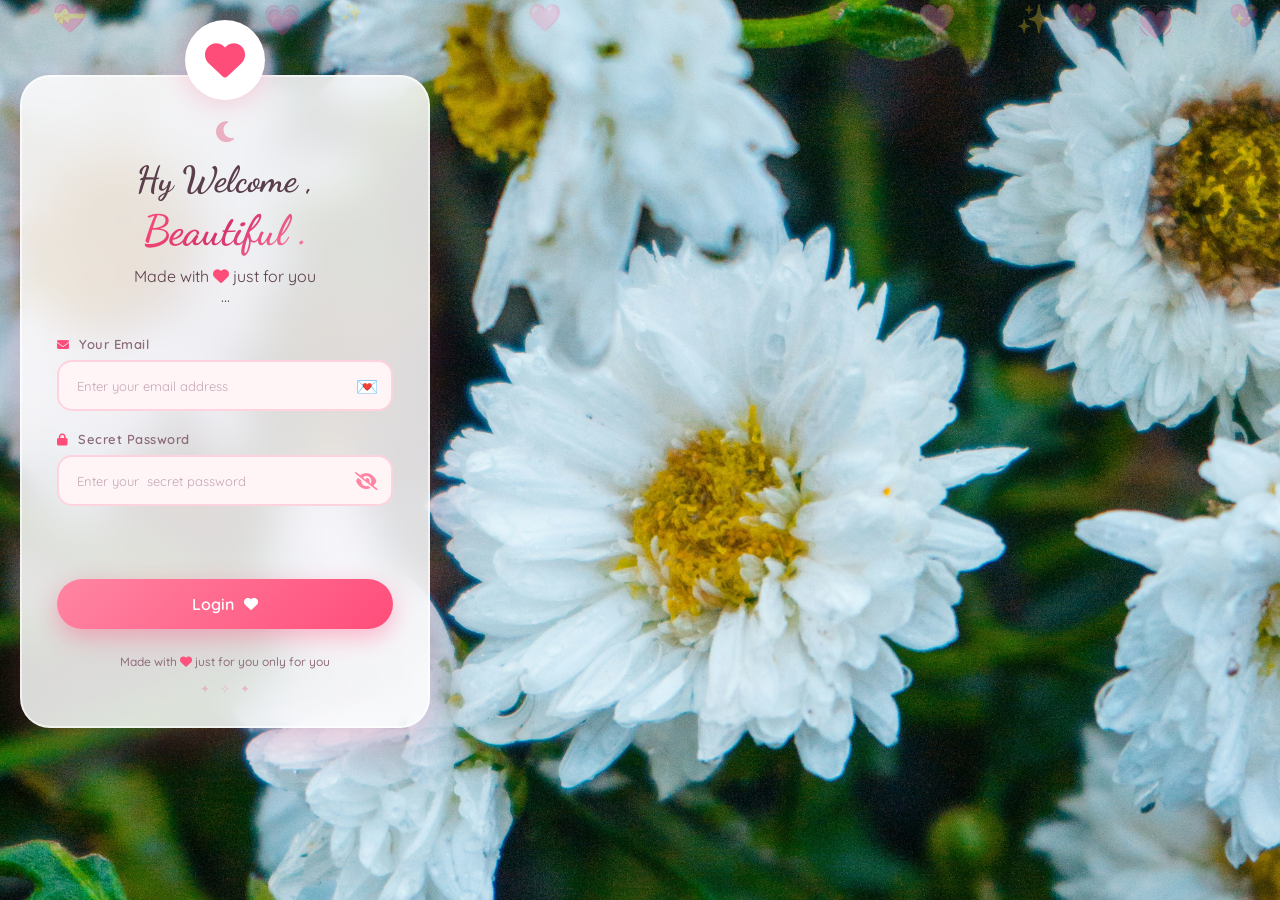
<file: index.html>
<!DOCTYPE html>
<html lang="en">
<head>
    <meta charset="UTF-8">
    <meta name="viewport" content="width=device-width, initial-scale=1.0">
    <title>🌸 Our Secret Place</title>
    
    <!-- Google Fonts -->
    <link href="https://fonts.googleapis.com/css2?family=Dancing+Script:wght@400;600;700&family=Quicksand:wght@300;400;500;600;700&family=Playfair+Display:ital,wght@0,400;0,600;1,400&display=swap" rel="stylesheet">
    
    <!-- Font Awesome -->
    <link rel="stylesheet" href="https://cdnjs.cloudflare.com/ajax/libs/font-awesome/6.4.0/css/all.min.css">
    
    <link rel="stylesheet" href="css/dashboard.css">
    <link rel="stylesheet" href="css/date-planner.css">  
    <link rel="stylesheet" href="css/questions.css">
    <link rel="stylesheet" href="css/timeline.css">
</head>
<body>
    <!-- Floating particles background -->
    <div class="particles-bg" id="particlesBg"></div>
    
    <!-- Mobile Overlay -->
    <div class="sidebar-overlay" id="sidebarOverlay"></div>
    
    <!-- Main Container -->
    <div class="dashboard-container">
        
        <!-- Hamburger Menu Button (Mobile Only) -->
        <button class="hamburger-btn" id="hamburgerBtn" aria-label="Menu">
            <span class="hamburger-line"></span>
            <span class="hamburger-line"></span>
            <span class="hamburger-line"></span>
            <div class="hamburger-heart">💕</div>
        </button>
        
        <!-- Sidebar Navigation -->
        <nav class="sidebar" id="sidebar">
            <div class="sidebar-header">
                <div class="profile-avatar">
                    <span class="avatar-letter">P</span>
                    <div class="avatar-heart">💕</div>
                </div>
                <h3 class="welcome-text">Welcome, <span>CuteFace </span></h3>
                <p class="since-text">Your secret place ✨</p>
            </div>
            
            <ul class="nav-menu">
                <li class="nav-item active" data-page="home">
                    <i class="fas fa-home-heart"></i>
                    <span>Home</span>
                    <span class="nav-sparkle">✧</span>
                </li>
                <li class="nav-item" data-page="questions">
                    <i class="fas fa-heart-circle"></i>
                    <span>About </span>
                    <span class="nav-sparkle">✧</span>
                </li>
                <li class="nav-item" data-page="date-planner">
                    <i class="fas fa-calendar-heart"></i>
                    <span>Date Planner</span>
                    <span class="nav-sparkle">✧</span>
                </li>
                <li class="nav-item" data-page="timeline">
                    <i class="fas fa-book-heart"></i>
                    <span>My lady</span>
                    <span class="nav-sparkle">✧</span>
                </li>
            </ul>
            
            <div class="sidebar-footer">
                <button class="btn-logout" id="btnLogout">
                    <i class="fas fa-door-open"></i>
                    <span>See You Later</span>
                </button>
            </div>
        </nav>
        
        <!-- Main Content Area -->
        <main class="main-content">
            
            <!-- Home Page -->
            <section class="page active" id="page-home">
                <div class="home-hero">
                    <div class="hero-illustration">
                        <div class="moon-symbol">🌙</div>
                        <div class="star-symbol">⭐</div>
                        <div class="love-letter-icon">
                            <i class="fas fa-envelope-open-text"></i>
                        </div>
                    </div>
                    <h1 class="hero-title">
                        Hey, <span class="name-glow">CuteFace</span>
                    </h1>
                    <p class="hero-subtitle ">
                       Welcome Potego  ,  i have build this for you from my  heart , i  could not stop thinking about you , so basicaly  this is  your website  — I know  we are  in the process  of trying to know each other but i want you to know that i cant wait for  you to  let me  love you , I   will  Love you all the days of my life Weh my sisi
                    </p>
                    <div class="hero-cards">
                        <div class="mini-card" onclick="navigateTo('questions')">
                            <div class="mini-card-icon">💌</div>
                            <h4>About</h4>
                            <p>Questions from my heart to yours</p>
                            <span class="mini-card-arrow">→</span>
                        </div>
                        <div class="mini-card" onclick="navigateTo('date-planner')">
                            <div class="mini-card-icon">🌹</div>
                            <h4>Date Planner</h4>
                            <p>Pick when and where, and i will  show up  </p>
                            <span class="mini-card-arrow">→</span>
                        </div>
                        <div class="mini-card" onclick="navigateTo('timeline')">
                            <div class="mini-card-icon">📖</div>
                            <h4>My lady</h4>
                            <p>The story of her, unfolding</p>
                            <span class="mini-card-arrow">→</span>
                        </div>
                    </div>
                </div>
            </section>
            
            <!-- Questions Page -->
            <section class="page" id="page-questions">
                <div class="page-header">
                    <h2><i class="fas fa-heart-circle"></i> Questions</h2>
                    <p>... answer when you're ready 💕</p>
                </div>
                <div class="questions-container" id="questionsContainer">
                    <!-- Dynamically loaded -->
                </div>
            </section>
            
            <!-- Date Planner Page -->
            <section class="page" id="page-date-planner">
                <div class="page-header">
                    <h2><i class="fas fa-calendar-heart"></i> Date Planner</h2>
                    <p>Choose how you would like   us to  go out  together 🌹</p>
                </div>
                <div class="planner-container" id="plannerContainer">
                    <!-- Dynamically loaded -->
                </div>
            </section>
            
            <!-- Timeline Page -->
            <section class="page" id="page-timeline">
                <div class="page-header">
                    <h2><i class="fas fa-book-heart"></i>My lady  </h2>
                    <p>See  i have created a 500GB space for your pictures , so whenever you send me your picture i will save it here so i can  come here when i miss you ..🌹</p>
                </div>
                <div class="timeline-container" id="timelineContainer">
                    <!-- Dynamically loaded -->
                </div>
            </section>
            
        </main>
    </div>
    
    <!-- Scripts -->
    <script src="js/dashboard.js"></script>
    <script src="js/questions.js"></script>
    <script src="js/datePlanner.js"></script>
    <script src="js/timeline.js"></script>
</body>
</html>
</file>
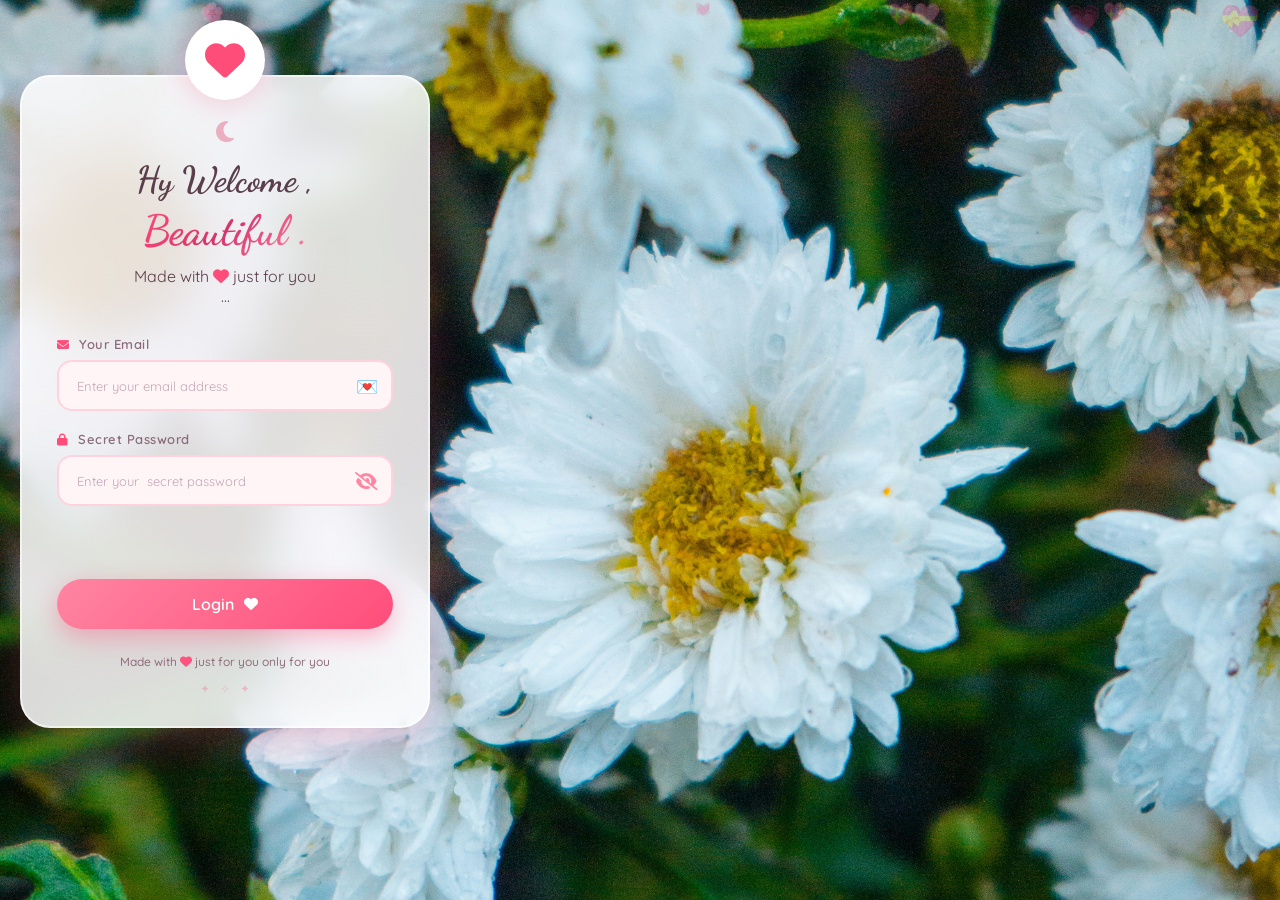
<file: dashboard.html>
<!DOCTYPE html>
<html lang="en">
<head>
    <meta charset="UTF-8">
    <meta name="viewport" content="width=device-width, initial-scale=1.0">
    <title>🌸 Our Secret Place</title>
    
    <!-- Google Fonts -->
    <link href="https://fonts.googleapis.com/css2?family=Dancing+Script:wght@400;600;700&family=Quicksand:wght@300;400;500;600;700&family=Playfair+Display:ital,wght@0,400;0,600;1,400&display=swap" rel="stylesheet">
    
    <!-- Font Awesome -->
    <link rel="stylesheet" href="https://cdnjs.cloudflare.com/ajax/libs/font-awesome/6.4.0/css/all.min.css"> 
    <link rel="icon" href="data:image/svg+xml,<svg xmlns=%22http://www.w3.org/2000/svg%22 viewBox=%220 0 100 100%22><text y=%22.9em%22 font-size=%2290%22>💕</text></svg>">
    
    <!-- CSS Files -->
    <link rel="stylesheet" href="css/dashboard.css">
    <link rel="stylesheet" href="css/date-planner.css">  
    <link rel="stylesheet" href="css/questions.css">
    <link rel="stylesheet" href="css/timeline.css"> 
    <link rel="stylesheet" href="css/bible-study.css">
</head>
<body>
    <!-- Floating particles background -->
    <div class="particles-bg" id="particlesBg"></div>
    
    <!-- Mobile Overlay -->
    <div class="sidebar-overlay" id="sidebarOverlay"></div>
    
    <!-- Main Container -->
    <div class="dashboard-container">
        
        <!-- Hamburger Menu Button (Always on top of hero) -->
        <button class="hamburger-btn" id="hamburgerBtn" aria-label="Menu">
            <span class="hamburger-line"></span>
            <span class="hamburger-line"></span>
            <span class="hamburger-line"></span>
            <div class="hamburger-heart">💕</div>
        </button>
        
        <!-- Sidebar Navigation -->
        <nav class="sidebar" id="sidebar">
            <div class="sidebar-header">
                <div class="profile-avatar">
                    <span class="avatar-letter">P</span>
                    <div class="avatar-heart">💕</div>
                </div>
                <h3 class="welcome-text">Welcome, <span>CuteFace</span></h3>
                <p class="since-text">Your secret place ✨</p>
            </div>
            
            <ul class="nav-menu">
                <li class="nav-item active" data-page="home">
                    <i class="fas fa-home-heart"></i>
                    <span>Home</span>
                    <span class="nav-sparkle">✧</span>
                </li>
                <li class="nav-item" data-page="questions">
                    <i class="fas fa-heart-circle"></i>
                    <span>About</span>
                    <span class="nav-sparkle">✧</span>
                </li>
                <li class="nav-item" data-page="date-planner">
                    <i class="fas fa-calendar-heart"></i>
                    <span>Date Planner</span>
                    <span class="nav-sparkle">✧</span>
                </li>
                <li class="nav-item" data-page="timeline">
                    <i class="fas fa-book-heart"></i>
                    <span>My lady</span>
                    <span class="nav-sparkle">✧</span>
                </li> 
                <li class="nav-item" data-page="bible-study">
                    <i class="fas fa-bible"></i>
                    <span>Bible Study</span>
                    <span class="nav-sparkle">✧</span>
                </li>
            </ul>
            
            <div class="sidebar-footer">
                <button class="btn-logout" id="btnLogout">
                    <i class="fas fa-door-open"></i>
                    <span>See You Later</span>
                </button>
            </div>
        </nav>
        
        <!-- Main Content Area -->
        <main class="main-content">
            
            <!-- ============ HOME PAGE ============ -->
            <section class="page active" id="page-home">
                
                <!-- ============ VIDEO HERO SECTION ============ -->
                <div class="video-hero">
                    <video 
                        class="hero-video" 
                        autoplay 
                        muted 
                        loop 
                        playsinline 
                        preload="auto"
                        poster="assets/images/photo5.jpeg"
                    >
                        <source src="assets/videos/video1.mp4" type="video/mp4">
                        <!-- Fallback if no video -->
                    </video>
                    
                    <!-- Dark overlay for text readability -->
                    <div class="hero-video-overlay"></div>
                    
                    <!-- Hero Content on top of video -->
                    <div class="hero-video-content">
                        <div class="hero-love-icon">
                            <i class="fas fa-heart"></i>
                        </div>
                        <h1 class="hero-video-title">
                            Hey, <span class="hero-name">CuteFace</span>
                        </h1>
                        <p class="hero-video-subtitle">
                            I built this from my heart, just for you...
                        </p>
                        <button class="hero-scroll-btn" onclick="window.location.href='gift.html'">
    <span>Discover Your Surprise</span>
    <i class="fas fa-gift"></i>
</button>
                    </div>
                </div>
                
                <!-- Everything below the video -->
                <div class="hero-content-below">
                    <div class="home-hero">
                        <div class="hero-illustration">
                            <div class="moon-symbol">🌙</div>
                            <div class="star-symbol">⭐</div>
                            <div class="love-letter-icon">
                                <i class="fas fa-envelope-open-text"></i>
                            </div>
                        </div>
                        <h1 class="hero-title">
                            My <span class="name-glow">Love Letter</span>
                        </h1>
                        <p class="hero-subtitle">
                            Welcome my love, I have built this for you from my heart. 
                            I could not stop thinking about you, so basically this is your website — 
                            but I want you to know that you mean so much to me. 
                            I will love you all the days of my life, Weh my sisi 💕
                        </p>
                        <div class="hero-cards" id="heroCards">
                            <div class="mini-card" onclick="navigateTo('bible-study')">
                                <div class="mini-card-icon"><i class="fas fa-bible"></i></div>
                                <h4>Bible Study</h4>
                                <p>Lets study the Word together</p>
                                <span class="mini-card-arrow">→</span>
                            </div>
                            <div class="mini-card" onclick="navigateTo('questions')">
                                <div class="mini-card-icon">💌</div>
                                <h4>About</h4>
                                <p>Questions from my heart to yours</p>
                                <span class="mini-card-arrow">→</span>
                            </div>
                            <div class="mini-card" onclick="navigateTo('date-planner')">
                                <div class="mini-card-icon">🌹</div>
                                <h4>Date Planner</h4>
                                <p>Pick when and where, and I will show up</p>
                                <span class="mini-card-arrow">→</span>
                            </div>
                            <div class="mini-card" onclick="navigateTo('timeline')">
                                <div class="mini-card-icon">📖</div>
                                <h4>My lady</h4>
                                <p>The story of her, unfolding</p>
                                <span class="mini-card-arrow">→</span>
                            </div>
                        </div>
                    </div>
                </div>
            </section>
            
            <!-- Questions Page -->
            <section class="page" id="page-questions">
                <div class="page-header">
                    <h2><i class="fas fa-heart-circle"></i> Questions</h2>
                    <p>... answer when you're ready 💕</p>
                </div>
                <div class="questions-container" id="questionsContainer">
                    <!-- Dynamically loaded -->
                </div>
            </section>
            
            <!-- Date Planner Page -->
            <section class="page" id="page-date-planner">
                <div class="page-header">
                    <h2><i class="fas fa-calendar-heart"></i> Date Planner</h2>
                    <p>Choose how you would like us to go out together 🌹</p>
                </div>
                <div class="planner-container" id="plannerContainer">
                    <!-- Dynamically loaded -->
                </div>
            </section>
            
            <!-- Timeline Page -->
            <section class="page" id="page-timeline">
                <div class="page-header">
                    <h2><i class="fas fa-book-heart"></i> My lady</h2>
                    <p style="color: black;">See, I have created a 500GB space for your pictures, so whenever you send me your picture I will save it here so I can come here when I miss you..🌹</p>
                </div>
                <div class="timeline-container" id="timelineContainer">
                    <!-- Dynamically loaded -->
                </div>
            </section> 

            <!-- Bible Study Page -->
            <section class="page" id="page-bible-study">
                <div class="page-header">
                    <h2><i class="fas fa-bible"></i> Our Bible Study</h2>
                    <p>Growing in faith together ✝️</p>
                </div>
                <div class="bible-study-container" id="bibleStudyContainer">
                    <!-- Dynamically loaded -->
                </div>
            </section>
            
        </main>
    </div>
    
    <!-- Scripts -->
    <script src="js/dashboard.js"></script>
    <script src="js/questions.js"></script>
    <script src="js/datePlanner.js"></script>
    <script src="js/timeline.js"></script> 
    <script src="js/bibleStudy.js"></script>
</body>
</html>
</file>
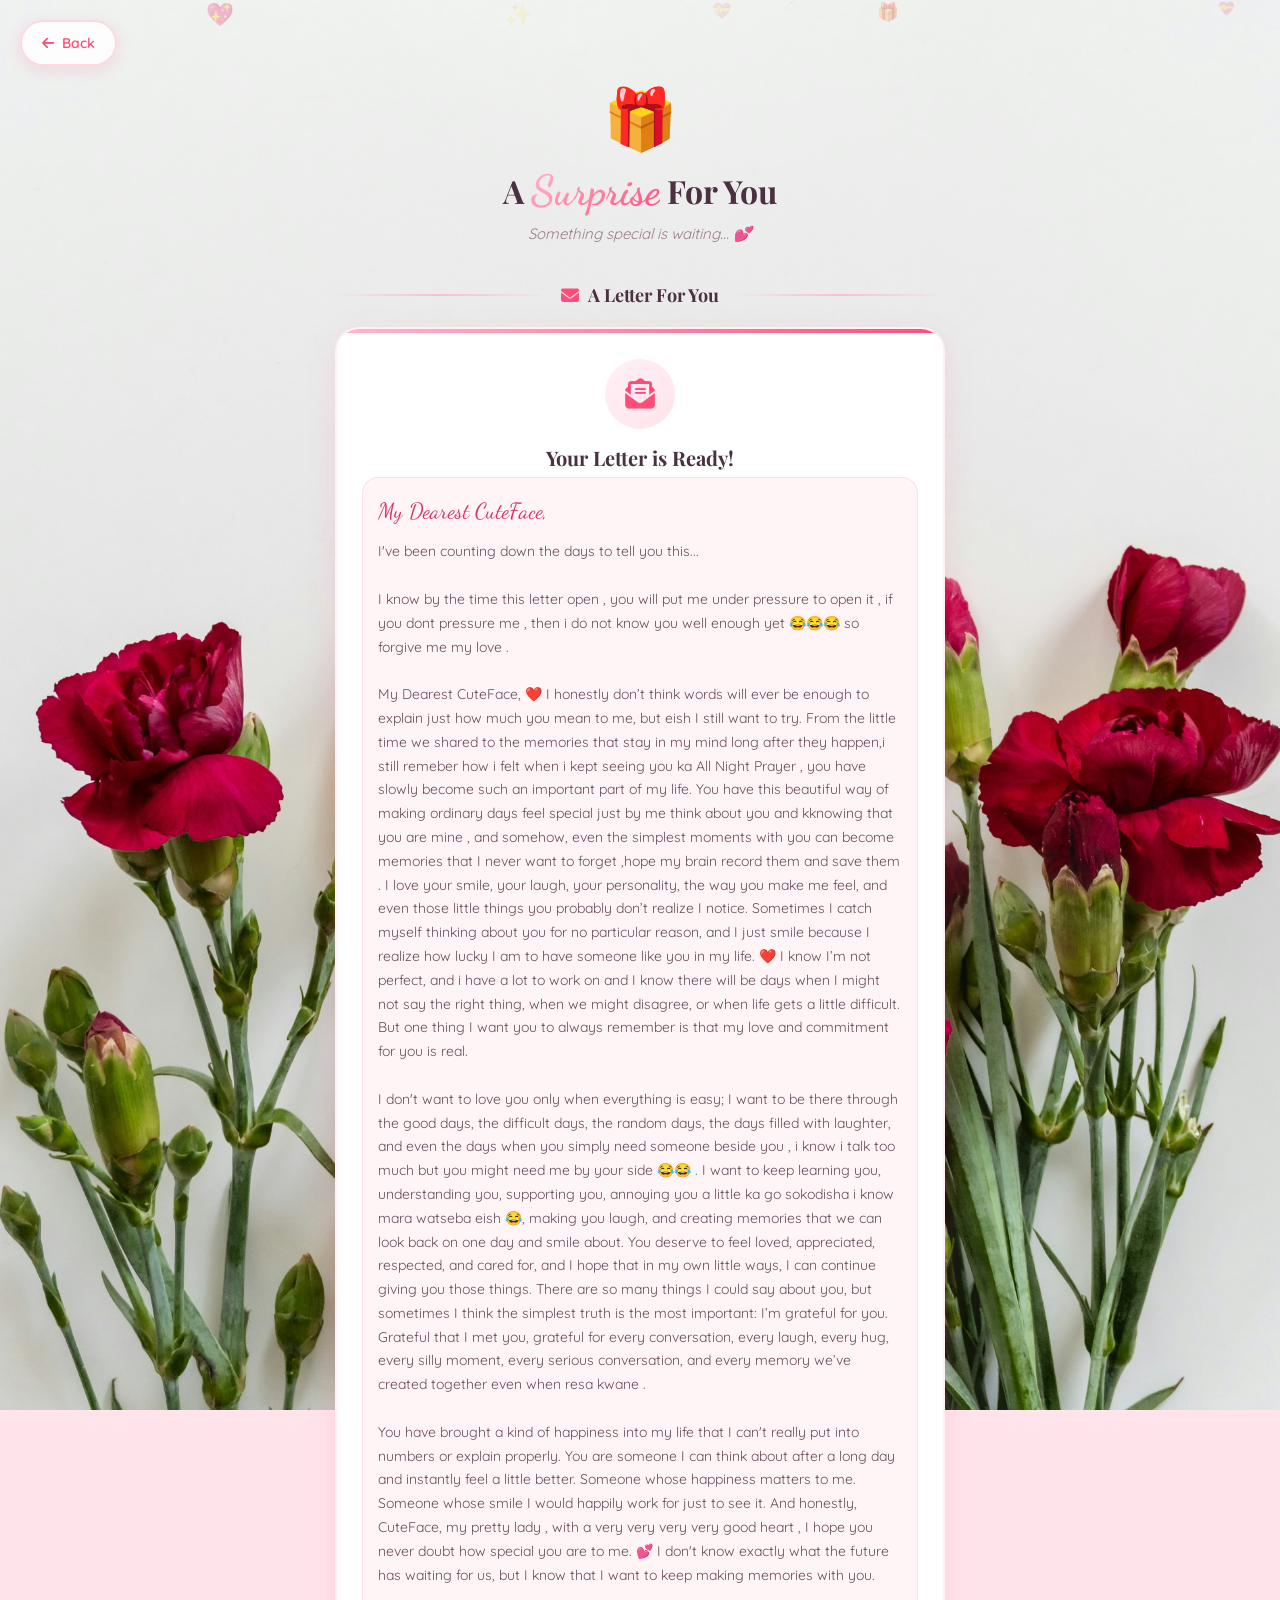
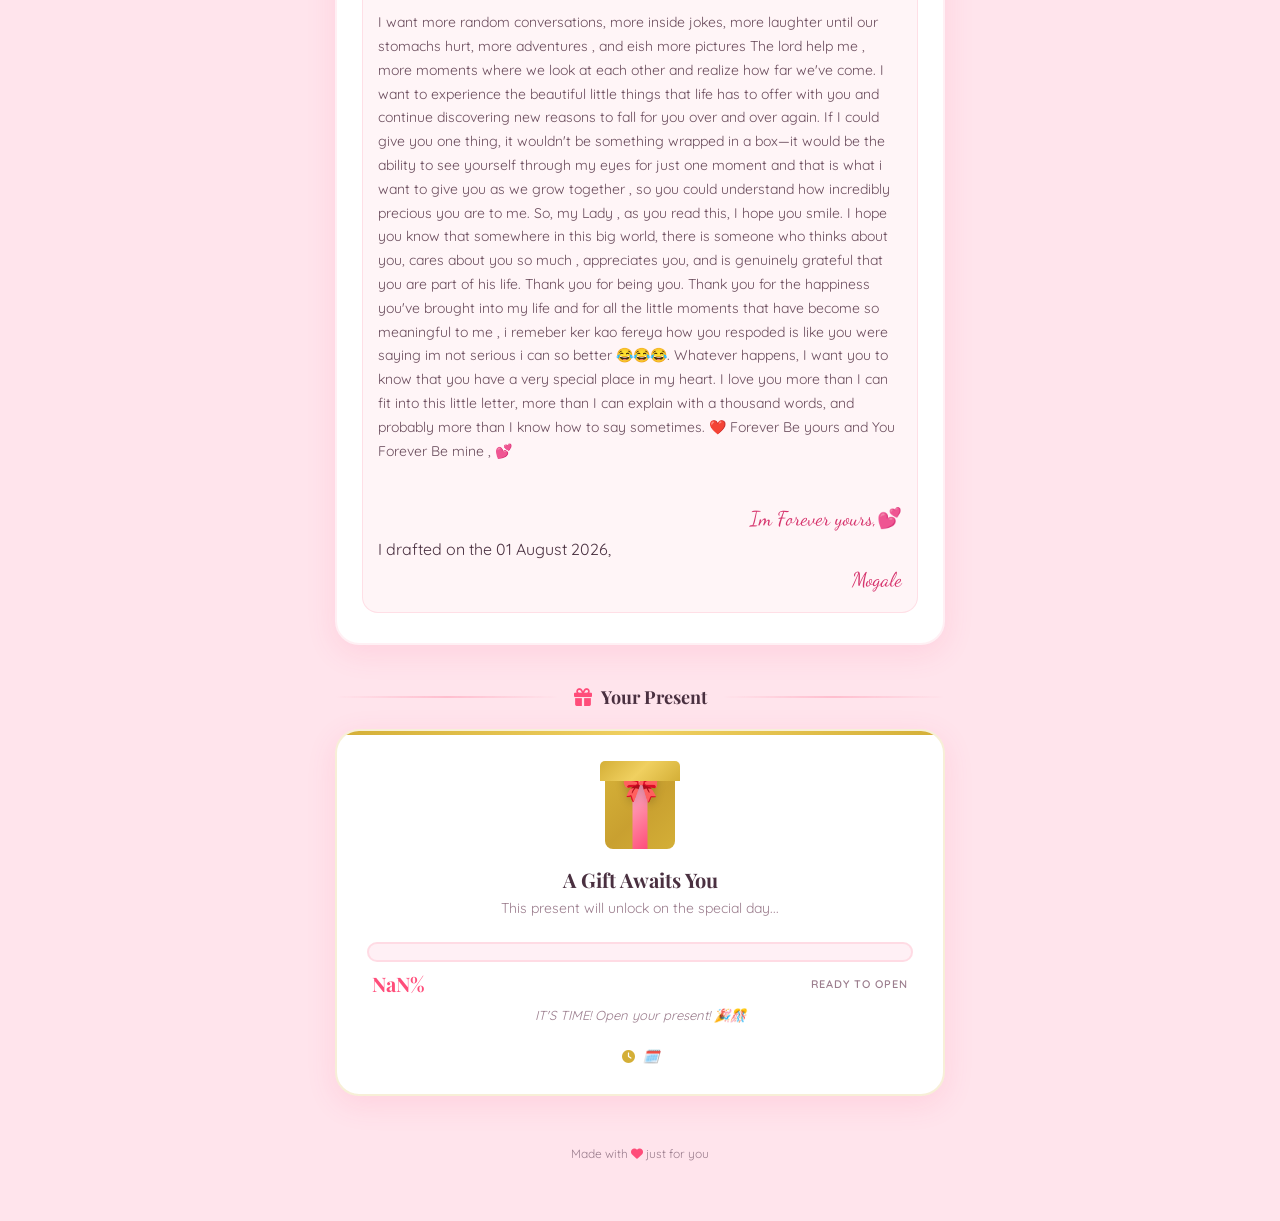
<file: gift.html>
<!DOCTYPE html>
<html lang="en">
<head>
    <meta charset="UTF-8">
    <meta name="viewport" content="width=device-width, initial-scale=1.0">
    <title>🎁 A Surprise For You</title>
    
    
    <link href="https://fonts.googleapis.com/css2?family=Dancing+Script:wght@400;600;700&family=Quicksand:wght@300;400;500;600;700&family=Playfair+Display:ital,wght@0,400;0,600;1,400&display=swap" rel="stylesheet">
    
    <!-- Font Awesome -->
    <link rel="stylesheet" href="https://cdnjs.cloudflare.com/ajax/libs/font-awesome/6.4.0/css/all.min.css">
    
    <!-- Favicon -->
    <link rel="icon" href="data:image/svg+xml,<svg xmlns=%22http://www.w3.org/2000/svg%22 viewBox=%220 0 100 100%22><text y=%22.9em%22 font-size=%2290%22>🎁</text></svg>">
    
    <link rel="stylesheet" href="css/gift.css">
</head>
<body>
    <!-- Floating particles -->
    <div class="gift-particles" id="giftParticles"></div>
    
    <!-- Back Button -->
    <button class="btn-back" onclick="window.location.href='dashboard.html'">
        <i class="fas fa-arrow-left"></i>
        <span>Back</span>
    </button>
    
    <!-- Main Container -->
    <div class="gift-container">
        
        <!-- Header -->
        <div class="gift-header">
            <div class="gift-header-icon">🎁</div>
            <h1>A <span>Surprise</span> For You</h1>
            <p>Something special is waiting... 💕</p>
        </div>
        
        <!-- ============ LOVE LETTER (Locked) ============ -->
        <div class="letter-section" id="letterSection">
            <div class="section-title">
                <span class="title-line"></span>
                <h2><i class="fas fa-envelope"></i> A Letter For You</h2>
                <span class="title-line"></span>
            </div>
            
            <!-- Locked Letter -->
            <div class="letter-card locked" id="lockedLetter">
                <div class="letter-lock-icon">
                    <i class="fas fa-lock"></i>
                </div>
                <h3>This letter is locked</h3>
                <p>It will open when the time is right...</p>
                
                <!-- Progress Bar for Letter -->
                <div class="progress-container">
                    <div class="progress-bar-wrapper">
                        <div class="progress-bar">
                            <div class="progress-fill" id="letterProgressFill"></div>
                        </div>
                        <div class="progress-percentage">
                            <span id="letterPercentage">0%</span>
                            <span>Ready to Open</span>
                        </div>
                    </div>
                    <p class="progress-hint" id="letterProgressHint">Loading your surprise... 💕</p>
                </div>
                
                <div class="letter-hint">
                    <i class="fas fa-heart"></i>
                    <span>Patience, my love...😂😂😂😂</span>
                </div>
            </div>
            
            <!-- Unlocked Letter (Hidden until progress reaches 100%) -->
            <div class="letter-card unlocked" id="unlockedLetter" style="display:none;">
                <div class="letter-unlock-icon">
                    <i class="fas fa-envelope-open-text"></i>
                </div>
                <h3>Your Letter is Ready!</h3>
                <div class="letter-content">
                    <p class="letter-greeting">My Dearest CuteFace,</p>
                    <p class="letter-body">
                        <!-- YOUR LETTER CONTENT HERE -->
                        I've been counting down the days to tell you this...
                        <br><br>
                        I know by  the time this letter open , you  will put me under  pressure to open it  , if  you dont pressure me , then  i  do not know you well enough yet 😂😂😂 so  forgive me my love . 
                        <br><br>
                       My Dearest CuteFace, ❤️ I honestly don’t think words will ever be enough to explain just how much you mean to me, but  eish   I still want to try. From the little  time  we shared to the memories that stay in my mind long after they happen,i still  remeber how i felt when i  kept seeing you ka All  Night Prayer ,  you have slowly become such an important part of my life. You have this beautiful way of making ordinary days feel special just by me think about you and kknowing that you are  mine , and somehow, even the simplest moments with you can become memories that I never want to forget ,hope my brain record them  and save them  . I love your smile, your laugh, your personality, the way you make me feel, and even those little things you probably don’t realize I notice. Sometimes I catch myself thinking about you for no particular reason, and I just smile because I realize how lucky I am to have someone like you in my life. ❤️

I know I’m not perfect, and  i have a lot to work on  and I know there will be days when I might not say the right thing, when we might disagree, or when life gets a little difficult. But one thing I want you to always remember is that my love and commitment for you is  real.  <br><br> I don't want to love you only when everything is easy; I want to be there through the good days, the difficult days, the random days, the days filled with laughter, and even the days when you simply need someone beside you , i know i talk too much but you might need me by your side 😂😂 . I want to keep learning you, understanding you, supporting you, annoying you a little  ka go sokodisha i know mara watseba eish  😂, making you laugh, and creating memories that we can look back on one day and smile about. You deserve to feel loved, appreciated, respected, and cared for, and I hope that in my own little ways, I can continue giving you those things.

There are so many things I could say about you, but sometimes I think the simplest truth is the most important: I’m grateful for you. Grateful that I met you, grateful for every conversation, every laugh, every hug, every silly moment, every serious conversation, and every memory we’ve created together even  when  resa kwane . <br><br> You have brought a kind of happiness into my life that I can't really put into numbers or explain properly. You are someone I can think about after a long day and instantly feel a little better. Someone whose happiness matters to me. Someone whose smile I would happily work for just to see it. And honestly, CuteFace, my pretty lady  , with a very  very very very  good heart  ,  I hope you never doubt how special you are to me. 💕

I don't know exactly what the future has waiting for us, but I know that I want to keep making memories with you.  <br><br> I want more random conversations, more inside jokes, more laughter until our stomachs hurt, more adventures , and eish  more pictures The lord help  me  , more moments where we look at each other and realize how far we've come. I want to experience the beautiful little things that life has to offer with you and continue discovering new reasons to fall for you over and over again. If I could give you one thing, it wouldn't be something wrapped in a box—it would be the ability to see yourself through my eyes for just one moment and that is what  i  want to give you as we grow together , so you could understand how incredibly precious you are to me.

So, my Lady , as you read this, I hope you smile. I hope you know that somewhere in this big world, there is someone who thinks about you, cares about you so much , appreciates you, and is genuinely grateful that you are part of his life. Thank you for being you. Thank you for the happiness you've brought into my life and for all the little moments that have become so meaningful to me , i remeber ker kao  fereya how you respoded is like you were  saying im not serious  i can  so better 😂😂😂. Whatever happens, I want you to know that you have a very special place in my heart. I love you more than I can fit into this little letter, more than I can explain with a thousand words, and probably more than I know how to say sometimes. ❤️

Forever Be yours and You  Forever Be mine ,
💕
                        <br><br>
                       
                    </p>
                    <p class="letter-signature">Im Forever yours,💕</p> 
                    <p > I drafted on the 01 August 2026,<br></p>
                    <p class="letter-signature">Mogale<br></p>
                </div>
            </div>
        </div>
        
        <!-- ============ THE PRESENT (Locked) ============ -->
        <div class="present-section" id="presentSection">
            <div class="section-title">
                <span class="title-line"></span>
                <h2><i class="fas fa-gift"></i> Your Present</h2>
                <span class="title-line"></span>
            </div>
            
            <!-- Locked Present -->
            <div class="present-card locked" id="lockedPresent">
                <div class="gift-box">
                    <div class="gift-box-lid"></div>
                    <div class="gift-box-body">
                        <span class="gift-ribbon"></span>
                        <span class="gift-bow">🎀</span>
                    </div>
                </div>
                <h3>A Gift Awaits You</h3>
                <p>This present will unlock on the special day...</p>
                
                <!-- Progress Bar for Gift -->
                <div class="progress-container">
                    <div class="progress-bar-wrapper">
                        <div class="progress-bar">
                            <div class="progress-fill" id="giftProgressFill"></div>
                        </div>
                        <div class="progress-percentage">
                            <span id="giftPercentage">0%</span>
                            <span>Ready to Open</span>
                        </div>
                    </div>
                    <p class="progress-hint" id="giftProgressHint">Your present is getting ready... 🎁</p>
                </div>
                
                <div class="gift-hint">
                    <i class="fas fa-clock"></i>
                    <span> 🗓️</span>
                </div>
            </div>
            
            <!-- Unlocked Present (Shows after progress reaches 100%) -->
            <div class="present-card unlocked" id="unlockedPresent" style="display:none;">
                <div class="present-reveal-icon">🎉</div>
                <h3>Your Present is Ready!</h3>
                <div class="present-details">
                    <div class="present-emoji">💝</div>
                    <p class="present-message">
                        <!-- PRESENT DETAILS HERE -->
                        Surprise! Your present is...
                    </p>
                    <div class="present-instructions">
                        <h4>How to get your present:</h4>
                        <ol>
                            <li>Call me when you see this 📞</li>
                            <li>I'll tell you how  to find it 🗺️</li>
                            <li>Get ready to smile! 😊</li>
                        </ol>
                    </div>
                </div>
            </div>
        </div>
        
        <!-- Footer -->
        <div class="gift-footer">
            <p>Made with <i class="fas fa-heart"></i> just for you</p>
        </div>
    </div>
    
    <script src="js/gift.js"></script>
</body>
</html>
</file>
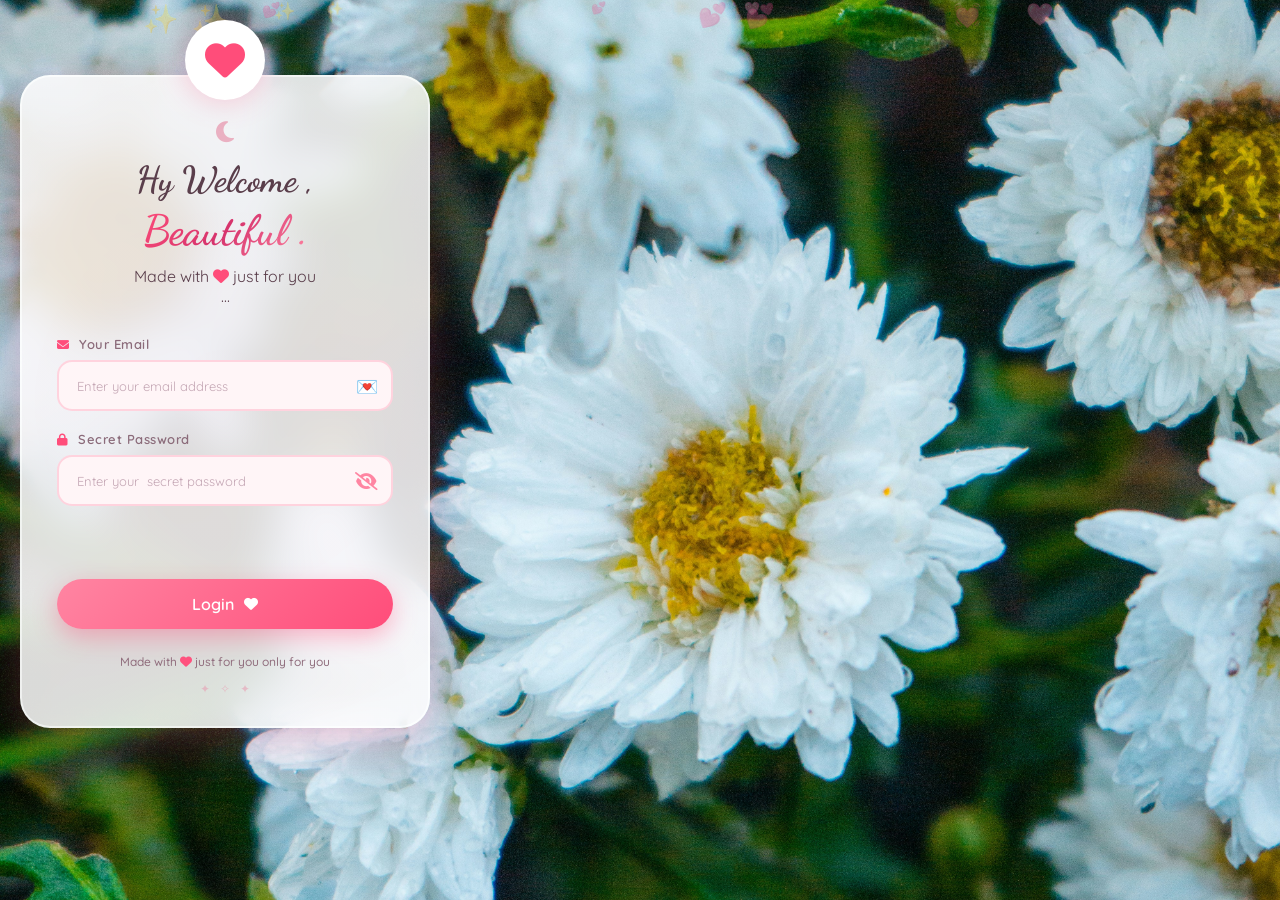
<file: login.html>
<!DOCTYPE html>
<html lang="en">
<head>
    <meta charset="UTF-8">
    <meta name="viewport" content="width=device-width, initial-scale=1.0">
    <title>🌸 Just For You</title>
    
    <link href="https://fonts.googleapis.com/css2?family=Dancing+Script:wght@400;600;700&family=Quicksand:wght@300;400;500;600&display=swap" rel="stylesheet">
    
    <!-- Font Awesome for icons -->
    <link rel="stylesheet" href="https://cdnjs.cloudflare.com/ajax/libs/font-awesome/6.4.0/css/all.min.css">
    
    <link rel="stylesheet" href="css/auth.css">
</head>
<body>
    <div class="hearts-bg" id="heartsBg"></div>
    
    <!-- Main container -->
    <div class="auth-container">
        <!-- Decorative rose top -->
        <div class="rose-decoration">
            <i class="fas fa-heart"></i>
        </div>
        
        <!-- Card -->
        <div class="auth-card">
            <!-- Header -->
            <div class="auth-header">
                <div class="moon-icon">
                    <i class="fas fa-moon"></i>
                </div>
                <h1> Hy Welcome ,<br><span class="beautiful-text">Beautiful .</span></h1>
                <p class="subtitle"> <p>Made with <i class="fas fa-heart heart-beat"></i> just for you</p>  ...</p>
            </div>
            
            <!-- Form -->
            <form id="loginForm" class="auth-form">
                <!-- Email field -->
                <div class="input-group">
                    <label for="email">
                        <i class="fas fa-envelope"></i> Your Email
                    </label>
                    <div class="input-wrapper">
                        <input 
                            type="email" 
                            id="email" 
                            placeholder="Enter your email address" 
                            required
                            autocomplete="email"
                        >
                        <span class="input-icon">💌</span>
                    </div>
                </div>
                
                <!-- Password field -->
                <div class="input-group">
                    <label for="password">
                        <i class="fas fa-lock"></i> Secret Password
                    </label>
                    <div class="input-wrapper">
                        <input 
                            type="password" 
                            id="password" 
                            placeholder="Enter your  secret password" 
                            required
                            autocomplete="current-password"
                        >
                        <span class="input-icon toggle-password" id="togglePassword">
                            <i class="fas fa-eye-slash"></i>
                        </span>
                    </div>
                </div>
                
                <!-- Error message -->
                <div class="error-message" id="errorMessage">
                    <i class="fas fa-exclamation-circle"></i>
                    <span id="errorText"></span>
                </div>
                
                <!-- Submit button -->
                <button type="submit" class="btn-login" id="loginBtn">
                    <span class="btn-text">Login </span>
                    <i class="fas fa-heart btn-heart"></i>
                </button>
            </form>
            
            <!-- Footer -->
            <div class="auth-footer">
                <p>Made with <i class="fas fa-heart heart-beat"></i>  just for you only  for you </p>
                <div class="sparkle-divider">
                    <span>✦</span><span>✧</span><span>✦</span>
                </div>
            </div>
        </div>
    </div>
    
    <!-- Scripts -->
    <script src="js/config.js"></script>
    <script src="js/auth.js"></script>
</body>
</html>
</file>
<file: css/dashboard.css>
/* ============================================
   DASHBOARD.CSS - Romantic Phone-First Design
   ============================================ */

/* --- CSS Variables --- */
:root {
    --pink-lightest: #ce406f;
    --pink-lighter: #b24565;
    --pink-light: #b33e65;
    --pink-soft: #b13562;
    --pink-medium: #ff85a2;
    --pink-deep: #d51f4d;
    --pink-dark: #d6336c;
    --rose-gold: #e8a0b4;
    --white-soft: #a43f53;
    --white-pure: #000000;
    --text-dark: #4a3040;
    --text-medium: #000001;
    --text-soft: #9b7d8d;
    --shadow-card: 0 8px 30px rgba(255, 77, 122, 0.12);
    --shadow-hover: 0 15px 40px rgba(255, 77, 122, 0.2);
    --gradient-sidebar: linear-gradient(180deg, #fff0f5 0%, #ffe4ec 50%, #ffd1e0 100%);
    --gradient-hero: linear-gradient(135deg, #ffb6d1 0%, #ff85a2 50%, #ff4d7a 100%);
    --sidebar-width: 260px;
}

/* --- Reset --- */
* {
    margin: 0;
    padding: 0;
    box-sizing: border-box;
}

body {
    font-family: 'Quicksand', sans-serif;
    min-height: 100vh;
    overflow-x: hidden;
    color: var(--text-dark);
    -webkit-tap-highlight-color: transparent;
    
    /* Background Image */
    background-image: url('../assets/images/aliona-zahrai-YKfkO4XwXk0-unsplash.jpg');
    background-size: cover;
    background-position: center;
    background-repeat: no-repeat;
    background-attachment: fixed;
    
    /* Fallback gradient behind the image (in case image doesn't load) */
    background-color: #ffe4ec;
}

/* Dark overlay on top of background for readability */
body::before {
    content: '';
    position: fixed;
    top: 0;
    left: 0;
    width: 100%;
    height: 100%;
    background: transparent;
    z-index: -1;
    pointer-events: none;
}


@keyframes bgShift {
    0%, 100% { background-position: 0% 50%; }
    50% { background-position: 100% 50%; }
}

/* --- Floating Particles --- */
.particles-bg {
    position: fixed;
    top: 0;
    left: 0;
    width: 100%;
    height: 100%;
    pointer-events: none;
    z-index: 0;
}

.particle {
    position: absolute;
    background: var(--pink-deep);
    border-radius: 50%;
    opacity: 0.15;
    animation: floatParticle linear infinite;
}

@keyframes floatParticle {
    0% {
        transform: translateY(100vh) scale(0) rotate(0deg);
        opacity: 0;
    }
    10% { opacity: 0.2; }
    90% { opacity: 0.2; }
    100% {
        transform: translateY(-10vh) scale(1) rotate(720deg);
        opacity: 0;
    }
}

/* ============================================
   HAMBURGER BUTTON (Mobile Only)
   ============================================ */
.hamburger-btn {
    display: none;
    position: fixed;
    top: 15px;
    left: 15px;
    z-index: 100;
    width: 48px;
    height: 48px;
    background: var(--white-pure);
    border: 2px solid rgba(255, 133, 162, 0.3);
    border-radius: 50%;
    cursor: pointer;
    flex-direction: column;
    align-items: center;
    justify-content: center;
    gap: 4px;
    box-shadow: 0 4px 15px rgba(255, 77, 122, 0.2);
    transition: all 0.3s ease;
}

.hamburger-btn:active {
    transform: scale(0.95);
}

.hamburger-line {
    display: block;
    width: 20px;
    height: 2.5px;
    background: var(--pink-deep);
    border-radius: 3px;
    transition: all 0.3s ease;
}

.hamburger-heart {
    position: absolute;
    top: -8px;
    right: -8px;
    font-size: 14px;
    animation: bounceHeart 1s ease-in-out infinite;
}

@keyframes bounceHeart {
    0%, 100% { transform: translateY(0); }
    50% { transform: translateY(-4px); }
}

/* Hamburger Active State */
.hamburger-btn.active .hamburger-line:nth-child(1) {
    transform: translateY(6.5px) rotate(45deg);
}

.hamburger-btn.active .hamburger-line:nth-child(2) {
    opacity: 0;
}

.hamburger-btn.active .hamburger-line:nth-child(3) {
    transform: translateY(-6.5px) rotate(-45deg);
}

/* ============================================
   SIDEBAR OVERLAY (Mobile)
   ============================================ */
.sidebar-overlay {
    display: none;
    position: fixed;
    top: 0;
    left: 0;
    width: 0%;
    height: 0%;
    background: rgba(74, 48, 64, 0.4);
    z-index: 50;
    opacity: 0;
    transition: opacity 0.3s ease;
    backdrop-filter: blur(2px);
}

.sidebar-overlay.active {
    display: block;
    opacity: 1;
}

/* ============================================
   DASHBOARD LAYOUT
   ============================================ */
.dashboard-container {
    display: flex;
    min-height: 100vh;
    position: relative;
    z-index: 1;
}

/* ============================================
   SIDEBAR
   ============================================ */
.sidebar {
    width: var(--sidebar-width);
    background: rgba(255, 255, 255, 0.85);
    backdrop-filter: blur(20px);
    -webkit-backdrop-filter: blur(20px);
    border-right: 1px solid rgba(255, 133, 162, 0.2);
    display: flex;
    flex-direction: column;
    padding: 30px 20px;
    position: fixed;
    top: 0;
    left: 0;
    height: 100vh;
    z-index: 60;
    box-shadow: 5px 0 30px rgba(255, 77, 122, 0.08);
    transition: transform 0.3s cubic-bezier(0.4, 0, 0.2, 1);
    overflow-y: auto;
}

.sidebar-header {
    text-align: center;
    margin-bottom: 30px;
}

.profile-avatar {
    position: relative;
    width: 75px;
    height: 75px;
    margin: 0 auto 15px;
    background: var(--gradient-hero);
    border-radius: 50%;
    display: flex;
    align-items: center;
    justify-content: center;
    box-shadow: 0 8px 25px rgba(255, 77, 122, 0.3);
    animation: avatarGlow 3s ease-in-out infinite;
}

@keyframes avatarGlow {
    0%, 100% { box-shadow: 0 8px 25px rgba(255, 77, 122, 0.3); }
    50% { box-shadow: 0 8px 40px rgba(255, 77, 122, 0.5); }
}

.avatar-letter {
    font-family: 'Dancing Script', cursive;
    font-size: 38px;
    font-weight: 700;
    color: white;
}

.avatar-heart {
    position: absolute;
    bottom: -5px;
    right: -5px;
    font-size: 18px;
    animation: bounceHeart 1s ease-in-out infinite;
}
hero-subtitle
.welcome-text {
    font-family: 'Playfair Display', serif;
    font-size: 15px;
    font-weight: 400;
    color: var(--text-medium);
}

.welcome-text span {
    font-family: 'Dancing Script', cursive;
    font-size: 22px;
    color: var(--pink-deep);
    display: block;
    font-weight: 700;
}

.since-text {
    font-size: 11px;
    color: var(--text-soft);
    margin-top: 4px;
    letter-spacing: 1px;
    text-transform: uppercase;
}

/* --- Nav Menu --- */
.nav-menu {
    list-style: none;
    flex: 1;
}

.nav-item {
    display: flex;
    align-items: center;
    gap: 12px;
    padding: 14px 16px;
    margin-bottom: 6px;
    border-radius: 16px;
    cursor: pointer;
    transition: all 0.3s ease;
    font-size: 14px;
    font-weight: 500;
    color: var(--text-medium);
    position: relative;
    -webkit-tap-highlight-color: transparent;
    user-select: none;
}

.nav-item i {
    font-size: 18px;
    width: 24px;
    text-align: center;
    transition: transform 0.3s ease;
}

.nav-sparkle {
    margin-left: auto;
    opacity: 0;
    transition: opacity 0.3s ease;
    color: var(--pink-deep);
    font-size: 14px;
}

.nav-item:hover {
    background: rgba(255, 133, 162, 0.1);
    color: var(--pink-dark);
}

.nav-item:active {
    transform: scale(0.97);
}

.nav-item:hover i {
    transform: scale(1.2);
}

.nav-item:hover .nav-sparkle {
    opacity: 1;
}

.nav-item.active {
    background: var(--gradient-hero);
    color: white;
    box-shadow: 0 6px 20px rgba(255, 77, 122, 0.3);
}

.nav-item.active i {
    transform: scale(1.1);
}

.nav-item.active .nav-sparkle {
    opacity: 1;
    color: rgba(255, 255, 255, 0.8);
}

/* --- Sidebar Footer --- */
.sidebar-footer {
    margin-top: auto;
    padding-top: 20px;
    border-top: 1px solid rgba(255, 133, 162, 0.2);
}

.btn-logout {
    width: 100%;
    padding: 12px;
    background: transparent;
    border: 2px solid rgba(255, 133, 162, 0.3);
    border-radius: 14px;
    color: var(--text-medium);
    font-family: 'Quicksand', sans-serif;
    font-size: 14px;
    font-weight: 500;
    cursor: pointer;
    display: flex;
    align-items: center;
    justify-content: center;
    gap: 8px;
    transition: all 0.3s ease;
}

.btn-logout:hover {
    background: rgba(255, 77, 122, 0.05);
    border-color: var(--pink-deep);
    color: var(--pink-deep);
}

.btn-logout:active {
    transform: scale(0.97);
}

/* ============================================
   MAIN CONTENT
   ============================================ */
.main-content {
    flex: 1;
    margin-left: var(--sidebar-width);
    padding: 40px;
    min-height: 100vh;
}

/* ============================================
   PAGES
   ============================================ */
.page {
    display: none;
    animation: fadeSlideIn 0.4s ease;
}

.page.active {
    display: block;
}

@keyframes fadeSlideIn {
    from {
        opacity: 0;
        transform: translateY(15px);
    }
    to {
        opacity: 1;
        transform: translateY(0);
    }
}

/* ============================================
   HOME HERO
   ============================================ */
.home-hero {
    text-align: center;
    padding: 40px 15px;
}

.hero-illustration {
    position: relative;
    margin-bottom: 25px;
    display: inline-block;
}

.moon-symbol {
    font-size: 40px;
    position: absolute;
    top: -15px;
    left: -30px;
    animation: floatSlow 4s ease-in-out infinite;
}

.star-symbol {
    font-size: 25px;
    position: absolute;
    top: -8px;
    right: -25px;
    animation: floatSlow 3s ease-in-out infinite 0.5s;
}

@keyframes floatSlow {
    0%, 100% { transform: translateY(0) rotate(0deg); }
    50% { transform: translateY(-12px) rotate(5deg); }
}

.love-letter-icon {
    width: 100px;
    height: 100px;
    background: var(--white-pure);
    border-radius: 50%;
    display: flex;
    align-items: center;
    justify-content: center;
    box-shadow: var(--shadow-hover);
    border: 3px solid rgba(255, 133, 162, 0.3);
}

.love-letter-icon i {
    font-size: 42px;
    color: var(--pink-deep);
    animation: pulseIcon 2s ease-in-out infinite;
}

@keyframes pulseIcon {
    0%, 100% { transform: scale(1); }
    50% { transform: scale(1.08); }
}

.hero-title {
    font-family: 'Playfair Display', serif;
    font-size: 32px;
    font-weight: 600;
    color: var(--text-dark);
    margin-bottom: 12px;
    line-height: 1.3;
}

.name-glow {
    font-family: 'Dancing Script', cursive;
    font-size: 44px;
    background: var(--gradient-hero);
    -webkit-background-clip: text;
    -webkit-text-fill-color: transparent;
    background-clip: text;
    display: inline;
}

.hero-subtitle {
    font-size: 15px;
    color: rgb(30, 1, 25);
    max-width: 500px;
    margin: 0 auto 35px;
    line-height: 1.7;
    padding: 0 10px;
}

/* --- Mini Cards --- */
.hero-cards {
    display: grid;
    grid-template-columns: repeat(auto-fit, minmax(180px, 1fr));
    gap: 15px;
    max-width: 650px;
    margin: 0 auto;
    padding: 0 10px;
}

.mini-card {
    background: var(--white-pure);
    border-radius: 20px;
    padding: 22px 18px;
    cursor: pointer;
    transition: all 0.3s ease;
    box-shadow: var(--shadow-card);
    text-align: center;
    border: 2px solid transparent;
    position: relative;
    overflow: hidden;
    -webkit-tap-highlight-color: transparent;
}

.mini-card:hover {
    transform: translateY(-6px);
    box-shadow: var(--shadow-hover);
    border-color: var(--pink-soft);
}

.mini-card:active {
    transform: scale(0.97);
}

.mini-card-icon {
    font-size: 32px;
    margin-bottom: 10px;
}

.mini-card h4 {
    font-size: 14px;
    font-weight: 600;
    color: var(--text-dark);
    margin-bottom: 5px;
}

.mini-card p {
    font-size: 11px;
    color: var(--text-soft);
    line-height: 1.5;
}

.mini-card-arrow {
    display: inline-block;
    margin-top: 8px;
    color: var(--pink-deep);
    opacity: 0;
    transition: all 0.3s ease;
    font-size: 16px;
}

.mini-card:hover .mini-card-arrow {
    opacity: 1;
}

/* ============================================
   PAGE HEADER
   ============================================ */
.page-header {
    text-align: center;
    margin-bottom: 30px;
}

.page-header h2 {
    font-family: 'Playfair Display', serif;
    font-size: 28px;
    color: var(--text-dark);
    margin-bottom: 6px;
}

.page-header h2 i {
    color: var(--pink-deep);
    margin-right: 6px;
}

.page-header p {
    color: white ;
    font-size: 13px;
}

/* ============================================
   QUESTIONS / PLANNER / TIMELINE PLACEHOLDERS
   ============================================ */
.questions-container,
.planner-container,
.timeline-container {
    max-width: 600px;
    margin: 0 auto;
    padding: 0 10px;
}

/* ============================================
   RESPONSIVE DESIGN - TABLET
   ============================================ */
@media (max-width: 900px) {
    .sidebar {
        width: 240px;
        padding: 25px 15px;
    }
    
    .main-content {
        margin-left: 240px;
        padding: 30px 20px;
    }
    
    .hero-title {
        font-size: 28px;
    }
    
    .name-glow {
        font-size: 36px;
    }
    
    .hero-cards {
        grid-template-columns: 1fr 1fr;
        gap: 12px;
    }
}

/* ============================================
   RESPONSIVE DESIGN - MOBILE (PHONE)
   ============================================ */
@media (max-width: 768px) {
    
    /* --- Show Hamburger --- */
    .hamburger-btn {
        display: flex;
    }
    
    /* --- Sidebar Off-Screen --- */
    .sidebar {
        transform: translateX(-100%);
        width: 280px;
        border-radius: 0 20px 20px 0;
    }
    
    .sidebar.open {
        transform: translateX(0);
    }
    
    /* --- Overlay --- */
    .sidebar-overlay.active {
        display: block;
        opacity: 1;
    }
    
    /* --- Main Content Full Width --- */
    .main-content {
        margin-left: 0;
        padding: 25px 15px;
        padding-top: 70px; /* Space for hamburger */
    }
    
    /* --- Hero Adjustments --- */
    .home-hero {
        padding: 20px 5px;
    }
    
    .hero-illustration {
        margin-bottom: 20px;
    }
    
    .love-letter-icon {
        width: 80px;
        height: 80px;
    }
    
    .love-letter-icon i {
        font-size: 34px;
    }
    
    .moon-symbol {
        font-size: 30px;
        top: -10px;
        left: -20px;
    }
    
    .star-symbol {
        font-size: 20px;
        top: -5px;
        right: -18px;
    }
    
    .hero-title {
        font-size: 24px;
    }
    
    .name-glow {
        font-size: 32px;
    }
    
    .hero-subtitle {
        font-size: 14px;
        margin-bottom: 25px;
    }
    
    /* --- Mini Cards - Stack --- */
    .hero-cards {
        grid-template-columns: 1fr;
        gap: 12px;
        max-width: 350px;
    }
    
    .mini-card {
        padding: 18px 16px;
    }
    
    /* --- Page Header --- */
    .page-header h2 {
        font-size: 24px;
    }
    
    .page-header p {
        font-size: 12px;
    }
}

/* ============================================
   RESPONSIVE DESIGN - SMALL PHONE
   ============================================ */
@media (max-width: 380px) {
    .sidebar {
        width: 260px;
    }
    
    .main-content {
        padding: 20px 10px;
        padding-top: 65px;
    }
    
    .hero-title {
        font-size: 22px;
    }
    
    .name-glow {
        font-size: 28px;
    }
    
    .hero-subtitle {
        font-size: 13px;
    }
    
    .mini-card {
        padding: 15px 14px;
    }
    
    .hamburger-btn {
        width: 42px;
        height: 42px;
        top: 12px;
        left: 12px;
    }
} 

/* ============================================
   MAIN CONTENT — No Padding (Pages handle own)
   ============================================ */
.main-content {
    flex: 1;
    margin-left: var(--sidebar-width);
    padding: 0;
    min-height: 100vh;
}

/* ============================================
   PAGES — Individual Padding Control
   ============================================ */
.page {
    display: none;
    animation: fadeSlideIn 0.4s ease;
}

.page.active {
    display: block;
}

/* Home page — NO padding, video goes full edge-to-edge */
#page-home {
    padding: 0;
}

/* Other pages — comfortable padding */
#page-questions,
#page-date-planner,
#page-timeline,
#page-bible-study {
    padding: 40px;
}

/* ============================================
   VIDEO HERO SECTION — Full Screen
   ============================================ */
.video-hero {
    position: relative;
    width: 100%;
    height: 100vh;
    min-height: 500px;
    max-height: 800px;
    overflow: hidden;
    margin: 0;
    border-radius: 0;
    background: #1a1a1a;
}

.hero-video {
    position: absolute;
    top: 0;
    left: 0;
    width: 100%;
    height: 100%;
    object-fit: cover;
    object-position: center;
    z-index: 1;
}

.hero-video-overlay {
    position: absolute;
    top: 0;
    left: 0;
    width: 100%;
    height: 100%;
    background: linear-gradient(
        135deg,
        rgba(255, 77, 122, 0.35) 0%,
        rgba(255, 133, 162, 0.25) 40%,
        rgba(74, 48, 64, 0.6) 100%
    );
    z-index: 2;
}

/* ============================================
   HERO CONTENT (Text on top of video)
   ============================================ */
.hero-video-content {
    position: absolute;
    top: 50%;
    left: 50%;
    transform: translate(-50%, -50%);
    text-align: center;
    z-index: 3;
    width: 90%;
    max-width: 650px;
    animation: heroFadeIn 1.2s ease;
}

@keyframes heroFadeIn {
    from { 
        opacity: 0; 
        transform: translate(-50%, -30%); 
    }
    to { 
        opacity: 1; 
        transform: translate(-50%, -50%); 
    }
}

.hero-love-icon {
    width: 70px;
    height: 70px;
    margin: 0 auto 20px;
    background: rgba(255, 255, 255, 0.9);
    border-radius: 50%;
    display: flex;
    align-items: center;
    justify-content: center;
    font-size: 30px;
    color: var(--pink-deep);
    box-shadow: 0 8px 30px rgba(255, 77, 122, 0.4);
    animation: heartBeat 1.5s ease-in-out infinite;
}

@keyframes heartBeat {
    0%, 100% { transform: scale(1); }
    15% { transform: scale(1.15); }
    30% { transform: scale(1); }
    45% { transform: scale(1.1); }
    60% { transform: scale(1); }
}

.hero-video-title {
    font-family: 'Playfair Display', serif;
    font-size: 42px;
    font-weight: 600;
    color: white;
    margin-bottom: 12px;
    text-shadow: 0 4px 15px rgba(0, 0, 0, 0.3);
    line-height: 1.2;
}

.hero-name {
    font-family: 'Dancing Script', cursive;
    font-size: 56px;
    font-weight: 700;
    display: inline;
    background: linear-gradient(135deg, #ffe4ec, #ffb6d1, #ff85a2);
    -webkit-background-clip: text;
    -webkit-text-fill-color: transparent;
    background-clip: text;
    text-shadow: none;
    filter: drop-shadow(0 4px 8px rgba(255, 77, 122, 0.3));
}

.hero-video-subtitle {
    font-size: 16px;
    color: rgba(255, 255, 255, 0.9);
    font-style: italic;
    margin-bottom: 25px;
    text-shadow: 0 2px 8px rgba(0, 0, 0, 0.3);
    font-weight: 400;
    letter-spacing: 0.5px;
}

/* --- Scroll Button --- */
.hero-scroll-btn {
    padding: 14px 30px;
    background: rgba(255, 255, 255, 0.15);
    border: 2px solid rgba(255, 255, 255, 0.4);
    border-radius: 50px;
    color: white;
    font-family: 'Quicksand', sans-serif;
    font-size: 14px;
    font-weight: 600;
    cursor: pointer;
    display: inline-flex;
    align-items: center;
    gap: 8px;
    transition: all 0.3s ease;
    backdrop-filter: blur(10px);
    -webkit-backdrop-filter: blur(10px);
}

.hero-scroll-btn:hover {
    background: rgba(255, 255, 255, 0.25);
    border-color: white;
    transform: translateY(-3px);
    box-shadow: 0 8px 25px rgba(0, 0, 0, 0.2);
}

.hero-scroll-btn:active {
    transform: scale(0.95);
}

.hero-scroll-btn i {
    animation: bounceDown 1.5s ease-in-out infinite;
}

@keyframes bounceDown {
    0%, 100% { transform: translateY(0); }
    50% { transform: translateY(5px); }
}

/* --- Scroll Indicator (Bottom) --- */
.hero-scroll-indicator {
    position: absolute;
    bottom: 30px;
    left: 50%;
    transform: translateX(-50%);
    display: flex;
    flex-direction: column;
    align-items: center;
    gap: 4px;
    z-index: 3;
}

.hero-scroll-indicator span {
    width: 8px;
    height: 8px;
    border-right: 2px solid rgba(255, 255, 255, 0.6);
    border-bottom: 2px solid rgba(255, 255, 255, 0.6);
    transform: rotate(45deg);
    animation: scrollDot 1.5s ease-in-out infinite;
}

.hero-scroll-indicator span:nth-child(2) { animation-delay: 0.2s; }
.hero-scroll-indicator span:nth-child(3) { animation-delay: 0.4s; }

@keyframes scrollDot {
    0% { opacity: 0; transform: rotate(45deg) translate(0, 0); }
    50% { opacity: 1; transform: rotate(45deg) translate(5px, 5px); }
    100% { opacity: 0; transform: rotate(45deg) translate(10px, 10px); }
}

/* ============================================
   CONTENT BELOW VIDEO
   ============================================ */
.hero-content-below {
    padding: 40px;
    background: transparent;
}

/* ============================================
   HAMBURGER BUTTON — On Top of Video
   ============================================ */
.hamburger-btn {
    position: fixed;
    top: 15px;
    left: 15px;
    z-index: 200;
    width: 48px;
    height: 48px;
    background: rgba(255, 255, 255, 0.85);
    backdrop-filter: blur(10px);
    -webkit-backdrop-filter: blur(10px);
    border: 2px solid rgba(255, 133, 162, 0.3);
    border-radius: 50%;
    cursor: pointer;
    flex-direction: column;
    align-items: center;
    justify-content: center;
    gap: 4px;
    box-shadow: 0 4px 15px rgba(255, 77, 122, 0.25);
    transition: all 0.3s ease;
    display: none;
}

.hamburger-btn:hover {
    background: rgba(255, 255, 255, 0.95);
    box-shadow: 0 6px 25px rgba(255, 77, 122, 0.4);
}

.hamburger-btn:active {
    transform: scale(0.95);
}

.hamburger-line {
    display: block;
    width: 20px;
    height: 2.5px;
    background: var(--pink-deep);
    border-radius: 3px;
    transition: all 0.3s ease;
}

.hamburger-heart {
    position: absolute;
    top: -8px;
    right: -8px;
    font-size: 14px;
    animation: bounceHeart 1s ease-in-out infinite;
}

@keyframes bounceHeart {
    0%, 100% { transform: translateY(0); }
    50% { transform: translateY(-4px); }
}

/* Hamburger Active State */
.hamburger-btn.active .hamburger-line:nth-child(1) {
    transform: translateY(6.5px) rotate(45deg);
}

.hamburger-btn.active .hamburger-line:nth-child(2) {
    opacity: 0;
}

.hamburger-btn.active .hamburger-line:nth-child(3) {
    transform: translateY(-6.5px) rotate(-45deg);
}

/* ============================================
   RESPONSIVE — TABLET (900px and below)
   ============================================ */
@media (max-width: 900px) {
    .sidebar {
        width: 240px;
        padding: 25px 15px;
    }
    
    .main-content {
        margin-left: 240px;
        padding: 0;
    }
    
    #page-questions,
    #page-date-planner,
    #page-timeline,
    #page-bible-study {
        padding: 30px 20px;
    }
    
    .hero-content-below {
        padding: 30px 20px;
    }
    
    .hero-video-title {
        font-size: 36px;
    }
    
    .hero-name {
        font-size: 48px;
    }
}

/* ============================================
   RESPONSIVE — MOBILE / PHONE (768px and below)
   ============================================ */
@media (max-width: 768px) {
    /* Show hamburger on mobile */
    .hamburger-btn {
        display: flex;
    }
    
    /* Sidebar off-screen */
    .sidebar {
        transform: translateX(-100%);
        width: 280px;
        border-radius: 0 20px 20px 0;
    }
    
    .sidebar.open {
        transform: translateX(0);
    }
    
    .sidebar-overlay.active {
        display: block;
        opacity: 1;
    }
    
    /* Main content full width */
    .main-content {
        margin-left: 0;
        padding: 0;
    }
    
    /* Hero video full screen on mobile */
    .video-hero {
        margin: 0;
        height: 80vh;
        min-height: 400px;
        max-height: none;
    }
    
    .hero-video-title {
        font-size: 30px;
    }
    
    .hero-name {
        font-size: 42px;
    }
    
    .hero-video-subtitle {
        font-size: 14px;
    }
    
    .hero-love-icon {
        width: 55px;
        height: 55px;
        font-size: 24px;
        margin-bottom: 15px;
    }
    
    .hero-scroll-btn {
        padding: 12px 24px;
        font-size: 13px;
    }
    
    /* Content below video */
    .hero-content-below {
        padding: 25px 15px;
    }
    
    /* Other pages */
    #page-questions,
    #page-date-planner,
    #page-timeline,
    #page-bible-study {
        padding: 25px 15px;
        padding-top: 70px; /* Space for hamburger */
    }
    
    .hamburger-btn {
        width: 42px;
        height: 42px;
        top: 12px;
        left: 12px;
    }
}

/* ============================================
   RESPONSIVE — SMALL PHONE (380px and below)
   ============================================ */
@media (max-width: 380px) {
    .video-hero {
        height: 70vh;
        min-height: 350px;
    }
    
    .hero-video-title {
        font-size: 26px;
    }
    
    .hero-name {
        font-size: 36px;
    }
    
    .hero-video-subtitle {
        font-size: 13px;
    }
    
    .hero-content-below {
        padding: 20px 10px;
    }
    
    #page-questions,
    #page-date-planner,
    #page-timeline,
    #page-bible-study {
        padding: 20px 10px;
        padding-top: 65px;
    }
    
    .hamburger-btn {
        width: 38px;
        height: 38px;
        top: 10px;
        left: 10px;
    }
    
    .hamburger-line {
        width: 16px;
        height: 2px;
    }
}
</file>
<file: css/date-planner.css>
/* ============================================
   DATE-PLANNER.CSS - Romantic Date Planner
   ============================================ */

/* --- Date Section --- */
.date-section {
    background: var(--white-pure);
    border-radius: 20px;
    padding: 20px;
    margin-bottom: 20px;
    box-shadow: var(--shadow-card);
    border: 2px solid rgba(255, 133, 162, 0.1);
    animation: fadeSlideIn 0.4s ease;
}

.section-label {
    display: flex;
    align-items: center;
    gap: 10px;
    margin-bottom: 18px;
    font-family: 'Playfair Display', serif;
    font-size: 18px;
    color: var(--text-dark);
}

.section-label i {
    color: var(--pink-deep);
    font-size: 20px;
}

/* ============================================
   CALENDAR CARD
   ============================================ */
.calendar-card {
    background: var(--white-soft);
    border-radius: 16px;
    padding: 20px 15px;
    border: 1px solid rgba(255, 133, 162, 0.15);
}

.calendar-header {
    display: flex;
    align-items: center;
    justify-content: space-between;
    margin-bottom: 15px;
}

.calendar-month {
    font-family: 'Playfair Display', serif;
    font-size: 20px;
    color: var(--text-dark);
    text-align: center;
    flex: 1;
}

.cal-nav-btn {
    width: 36px;
    height: 36px;
    border-radius: 50%;
    border: 2px solid rgba(255, 133, 162, 0.3);
    background: var(--white-pure);
    cursor: pointer;
    display: flex;
    align-items: center;
    justify-content: center;
    color: var(--pink-medium);
    transition: all 0.3s ease;
    -webkit-tap-highlight-color: transparent;
}

.cal-nav-btn:hover {
    background: rgba(255, 133, 162, 0.1);
    border-color: var(--pink-deep);
}

.cal-nav-btn:active {
    transform: scale(0.9);
}

/* --- Calendar Grid --- */
.calendar-grid {
    display: grid;
    grid-template-columns: repeat(7, 1fr);
    gap: 4px;
}

.cal-day-name {
    text-align: center;
    font-size: 11px;
    font-weight: 700;
    color: var(--pink-medium);
    padding: 8px 0;
    text-transform: uppercase;
    letter-spacing: 0.5px;
}

.cal-day {
    aspect-ratio: 1;
    display: flex;
    flex-direction: column;
    align-items: center;
    justify-content: center;
    border-radius: 12px;
    cursor: pointer;
    transition: all 0.3s ease;
    position: relative;
    font-weight: 500;
    -webkit-tap-highlight-color: transparent;
    user-select: none;
}

.cal-day.empty {
    cursor: default;
}

.cal-day:not(.empty):not(.past):hover {
    background: rgba(255, 133, 162, 0.1);
}

.cal-day:not(.empty):not(.past):active {
    transform: scale(0.9);
    background: rgba(255, 133, 162, 0.2);
}

.day-number {
    font-size: 14px;
    color: var(--text-dark);
    z-index: 1;
}

/* Today */
.cal-day.today {
    background: rgba(255, 133, 162, 0.08);
}

.cal-day.today .day-number {
    color: var(--pink-deep);
    font-weight: 700;
}

.today-dot {
    font-size: 8px;
    position: absolute;
    bottom: 3px;
    animation: bounceHeart 1s ease-in-out infinite;
}

/* Past Days */
.cal-day.past {
    opacity: 0.3;
    cursor: not-allowed;
    pointer-events: none;
}

/* Selected Day */
.cal-day.selected {
    background: var(--gradient-hero) !important;
    box-shadow: 0 4px 15px rgba(255, 77, 122, 0.4);
    animation: selectPop 0.3s ease;
}

@keyframes selectPop {
    0% { transform: scale(1); }
    50% { transform: scale(1.2); }
    100% { transform: scale(1); }
}

.cal-day.selected .day-number {
    color: white;
    font-weight: 700;
}

.selected-heart {
    font-size: 12px;
    position: absolute;
    top: 2px;
    right: 2px;
    animation: floatHeart 1.5s ease-in-out infinite;
}

@keyframes floatHeart {
    0%, 100% { transform: translateY(0); }
    50% { transform: translateY(-3px); }
}

/* ============================================
   SELECTED DATE DISPLAY
   ============================================ */
.selected-date-display {
    background: var(--white-pure);
    border-radius: 16px;
    padding: 16px 20px;
    margin-bottom: 20px;
    box-shadow: var(--shadow-card);
    border: 2px dashed rgba(255, 133, 162, 0.3);
    text-align: center;
    min-height: 50px;
    display: flex;
    align-items: center;
    justify-content: center;
    transition: all 0.3s ease;
}

.select-prompt {
    color: var(--text-soft);
    font-size: 14px;
    font-style: italic;
}

.selected-info {
    display: flex;
    flex-wrap: wrap;
    gap: 12px;
    justify-content: center;
    align-items: center;
}

.selected-date-badge,
.selected-type-badge {
    display: flex;
    align-items: center;
    gap: 8px;
    background: var(--pink-lightest);
    padding: 8px 16px;
    border-radius: 25px;
    font-size: 14px;
    font-weight: 600;
    color: var(--pink-dark);
}

.selected-date-badge i {
    color: var(--pink-deep);
}

/* ============================================
   DATE TYPE CARDS
   ============================================ */
.date-types-grid {
    display: grid;
    grid-template-columns: repeat(auto-fill, minmax(250px, 1fr));
    gap: 12px;
}

.date-type-card {
    display: flex;
    align-items: center;
    gap: 14px;
    padding: 16px;
    background: var(--white-soft);
    border: 2px solid rgba(255, 133, 162, 0.15);
    border-radius: 16px;
    cursor: pointer;
    transition: all 0.3s ease;
    position: relative;
    overflow: hidden;
    -webkit-tap-highlight-color: transparent;
}

.date-type-card::before {
    content: '';
    position: absolute;
    left: 0;
    top: 0;
    height: 100%;
    width: 4px;
    background: var(--card-color, var(--pink-medium));
    border-radius: 0 4px 4px 0;
    transition: width 0.3s ease;
}

.date-type-card:hover {
    border-color: var(--card-color, var(--pink-medium));
    transform: translateX(4px);
    box-shadow: 0 6px 20px rgba(255, 77, 122, 0.1);
}

.date-type-card:hover::before {
    width: 6px;
}

.date-type-card:active {
    transform: scale(0.98);
}

.date-type-card.selected {
    border-color: var(--card-color, var(--pink-deep));
    background: linear-gradient(135deg, var(--white-soft) 0%, rgba(255, 133, 162, 0.08) 100%);
    box-shadow: 0 8px 25px rgba(255, 77, 122, 0.2);
}

.date-type-card.selected::before {
    width: 6px;
}

.type-icon {
    font-size: 32px;
    flex-shrink: 0;
    transition: transform 0.3s ease;
}

.date-type-card:hover .type-icon {
    transform: scale(1.2) rotate(-5deg);
}

.type-info {
    flex: 1;
    min-width: 0;
}

.type-info h4 {
    font-size: 14px;
    font-weight: 600;
    color: var(--text-dark);
    margin-bottom: 3px;
}

.type-info p {
    font-size: 11px;
    color: var(--text-soft);
    line-height: 1.4;
}

.type-check {
    width: 28px;
    height: 28px;
    border-radius: 50%;
    border: 2px solid rgba(255, 133, 162, 0.3);
    display: flex;
    align-items: center;
    justify-content: center;
    color: transparent;
    transition: all 0.3s ease;
    flex-shrink: 0;
}

.date-type-card.selected .type-check {
    background: var(--gradient-hero);
    border-color: transparent;
    color: white;
    animation: selectPop 0.3s ease;
}

/* ============================================
   CUSTOM IDEA INPUT
   ============================================ */
.custom-idea-wrapper {
    position: relative;
}

.custom-idea-wrapper textarea {
    width: 100%;
    padding: 16px;
    border: 2px solid rgba(255, 133, 162, 0.2);
    border-radius: 16px;
    font-family: 'Quicksand', sans-serif;
    font-size: 14px;
    color: var(--text-dark);
    background: var(--white-soft);
    resize: vertical;
    min-height: 80px;
    transition: all 0.3s ease;
    outline: none;
}

.custom-idea-wrapper textarea:focus {
    border-color: var(--pink-medium);
    box-shadow: 0 0 0 4px rgba(255, 133, 162, 0.1);
    background: var(--white-pure);
}

.custom-idea-wrapper textarea::placeholder {
    color: #c4a6b4;
    font-style: italic;
}

.char-counter {
    text-align: right;
    font-size: 11px;
    color: var(--text-soft);
    margin-top: 6px;
}

/* ============================================
   SAVE BUTTON
   ============================================ */
.save-section {
    text-align: center;
    margin-top: 10px;
}

.btn-save-date {
    padding: 16px 40px;
    background: linear-gradient(135deg, #ffb6d1, #ff85a2, #ff4d7a);
    background-size: 200% 200%;
    border: none;
    border-radius: 50px;
    color: white;
    font-family: 'Quicksand', sans-serif;
    font-size: 16px;
    font-weight: 600;
    cursor: pointer;
    display: inline-flex;
    align-items: center;
    gap: 10px;
    box-shadow: 0 8px 25px rgba(255, 77, 122, 0.3);
    transition: all 0.3s ease;
    animation: btnShimmer 3s ease infinite;
}

@keyframes btnShimmer {
    0% { background-position: 0% 50%; }
    50% { background-position: 100% 50%; }
    100% { background-position: 0% 50%; }
}

.btn-save-date:hover:not(:disabled) {
    transform: translateY(-3px);
    box-shadow: 0 12px 35px rgba(255, 77, 122, 0.5);
}

.btn-save-date:active:not(:disabled) {
    transform: scale(0.97);
}

.btn-save-date:disabled {
    opacity: 0.5;
    cursor: not-allowed;
    animation: none;
}

.btn-save-date.ready {
    animation: glowPulse 2s ease-in-out infinite;
}

@keyframes glowPulse {
    0%, 100% { box-shadow: 0 8px 25px rgba(255, 77, 122, 0.3); }
    50% { box-shadow: 0 8px 40px rgba(255, 77, 122, 0.6); }
}

.btn-save-date.saving {
    opacity: 0.8;
}

.btn-save-date.saved {
    background: linear-gradient(135deg, #4CAF50, #66BB6A);
    animation: none;
}

.save-hint {
    margin-top: 12px;
    font-size: 12px;
    color: var(--text-soft);
    font-style: italic;
    transition: color 0.3s ease;
}

/* ============================================
   SAVED DATE CARD
   ============================================ */
.saved-date-card {
    animation: fadeSlideIn 0.5s ease;
}

.saved-card-inner {
    background: var(--white-pure);
    border-radius: 24px;
    padding: 30px 25px;
    text-align: center;
    box-shadow: var(--shadow-hover);
    border: 2px solid rgba(255, 133, 162, 0.3);
    position: relative;
    overflow: hidden;
}

.saved-card-inner::before {
    content: '';
    position: absolute;
    top: 0;
    left: 0;
    width: 100%;
    height: 4px;
    background: var(--gradient-hero);
}

.saved-card-header {
    display: flex;
    align-items: center;
    justify-content: center;
    gap: 12px;
    margin-bottom: 20px;
}

.saved-card-header i {
    color: var(--pink-deep);
    font-size: 20px;
    animation: pulseIcon 2s ease-in-out infinite;
}

.saved-card-header h3 {
    font-family: 'Playfair Display', serif;
    font-size: 22px;
    color: var(--text-dark);
}

.saved-date-big {
    display: flex;
    align-items: center;
    justify-content: center;
    gap: 10px;
    font-size: 18px;
    font-weight: 600;
    color: var(--pink-dark);
    margin-bottom: 12px;
}

.saved-date-big i {
    font-size: 24px;
}

.saved-type {
    display: flex;
    align-items: center;
    justify-content: center;
    gap: 8px;
    font-size: 15px;
    color: var(--text-medium);
    margin-bottom: 20px;
}

.saved-icon {
    font-size: 24px;
}

.saved-card-actions {
    margin-bottom: 15px;
}

.btn-change {
    padding: 10px 24px;
    background: transparent;
    border: 2px solid var(--pink-soft);
    border-radius: 25px;
    color: var(--pink-dark);
    font-family: 'Quicksand', sans-serif;
    font-size: 14px;
    font-weight: 600;
    cursor: pointer;
    transition: all 0.3s ease;
}

.btn-change:hover {
    background: rgba(255, 133, 162, 0.1);
    border-color: var(--pink-deep);
}

.saved-card-sparkle {
    display: flex;
    justify-content: center;
    gap: 8px;
    font-size: 14px;
    opacity: 0.6;
}

/* ============================================
   RESPONSIVE
   ============================================ */
@media (max-width: 768px) {
    .date-types-grid {
        grid-template-columns: 1fr;
        gap: 10px;
    }
    
    .date-type-card {
        padding: 14px;
    }
    
    .type-icon {
        font-size: 28px;
    }
    
    .calendar-card {
        padding: 15px 10px;
    }
    
    .cal-day-name {
        font-size: 10px;
    }
}
</file>
<file: css/questions.css>
/* ============================================
   QUESTIONS.CSS — Romantic Love Quiz
   Playful, interactive, gorgeous
   ============================================ */

/* --- Quiz Intro --- */
.quiz-intro {
    text-align: center;
    padding: 30px 20px;
    animation: fadeSlideUp 0.6s ease;
}

@keyframes fadeSlideUp {
    from { opacity: 0; transform: translateY(25px); }
    to { opacity: 1; transform: translateY(0); }
}

.quiz-intro-icon {
    font-size: 60px;
    margin-bottom: 15px;
    animation: floatSlow 3s ease-in-out infinite;
    display: inline-block;
}

@keyframes floatSlow {
    0%, 100% { transform: translateY(0) rotate(0deg); }
    50% { transform: translateY(-12px) rotate(5deg); }
}

.quiz-intro h3 {
    font-family: 'Playfair Display', serif;
    font-size: 30px;
    color: var(--text-dark);
    margin-bottom: 10px;
}

.quiz-intro p {
    font-size: 15px;
    color: rgb(248, 245, 245);
    line-height: 1.7;
    margin-bottom: 20px;
}

.quiz-progress-preview {
    margin-bottom: 25px;
}

.quiz-progress-preview span {
    display: block;
    font-size: 13px;
    color: var(--text-soft);
    margin-bottom: 8px;
}

.mini-hearts {
    font-size: 18px;
    letter-spacing: 4px;
    animation: sparklePulse 2s ease-in-out infinite;
}

@keyframes sparklePulse {
    0%, 100% { opacity: 0.7; }
    50% { opacity: 1; }
}

/* --- Start Button --- */
.btn-start-quiz {
    padding: 16px 35px;
    background: var(--gradient-hero);
    background-size: 200% 200%;
    animation: btnShimmer 3s ease infinite;
    border: none;
    border-radius: 50px;
    color: white;
    font-family: 'Quicksand', sans-serif;
    font-size: 16px;
    font-weight: 600;
    cursor: pointer;
    display: inline-flex;
    align-items: center;
    gap: 10px;
    box-shadow: 0 8px 25px rgba(255, 77, 122, 0.35);
    transition: all 0.3s ease;
}

@keyframes btnShimmer {
    0% { background-position: 0% 50%; }
    50% { background-position: 100% 50%; }
    100% { background-position: 0% 50%; }
}

.btn-start-quiz:hover {
    transform: translateY(-4px);
    box-shadow: 0 12px 35px rgba(255, 77, 122, 0.5);
}

.btn-start-quiz:active {
    transform: scale(0.95);
}

/* ============================================
   QUIZ QUESTION CARD
   ============================================ */
.quiz-question-card {
    background: var(--white-pure);
    border-radius: 24px;
    padding: 25px 22px;
    box-shadow: var(--shadow-card);
    border: 2px solid rgba(255, 133, 162, 0.12);
    animation: fadeSlideUp 0.5s ease;
}

/* --- Progress Bar --- */
.quiz-progress {
    margin-bottom: 20px;
}

.progress-bar {
    width: 100%;
    height: 8px;
    background: var(--pink-lightest);
    border-radius: 10px;
    overflow: hidden;
    margin-bottom: 6px;
}

.progress-fill {
    height: 100%;
    background: var(--gradient-hero);
    border-radius: 10px;
    transition: width 0.5s ease;
}

.progress-text {
    font-size: 11px;
    color: var(--text-soft);
    font-weight: 600;
}

/* --- Score Display --- */
.score-display {
    display: flex;
    align-items: center;
    justify-content: center;
    gap: 8px;
    margin-bottom: 20px;
    padding: 10px 18px;
    background: var(--pink-lightest);
    border-radius: 20px;
    font-size: 14px;
}

.score-display i {
    color: var(--pink-deep);
    animation: pulseIcon 1.5s ease-in-out infinite;
}

@keyframes pulseIcon {
    0%, 100% { transform: scale(1); }
    50% { transform: scale(1.2); }
}

.score-display span:first-of-type {
    font-size: 22px;
    font-weight: 700;
    color: var(--pink-dark);
}

.score-label {
    color: var(--text-soft);
    font-size: 12px;
}

/* --- Question Text --- */
.question-text {
    text-align: center;
    margin-bottom: 22px;
}

.question-number {
    display: inline-block;
    background: var(--gradient-hero);
    color: white;
    padding: 4px 12px;
    border-radius: 15px;
    font-size: 11px;
    font-weight: 700;
    letter-spacing: 1px;
    margin-bottom: 10px;
}

.question-text h4 {
    font-family: 'Playfair Display', serif;
    font-size: 20px;
    color: var(--text-dark);
    line-height: 1.5;
}

/* ============================================
   MULTIPLE CHOICE OPTIONS
   ============================================ */
.options-grid {
    display: grid;
    gap: 10px;
}

.option-btn {
    display: flex;
    align-items: center;
    gap: 12px;
    padding: 14px 16px;
    background: var(--white-soft);
    border: 2px solid rgba(255, 133, 162, 0.15);
    border-radius: 16px;
    cursor: pointer;
    transition: all 0.3s ease;
    font-family: 'Quicksand', sans-serif;
    text-align: left;
    -webkit-tap-highlight-color: transparent;
}

.option-btn:hover {
    border-color: var(--pink-medium);
    background: rgba(255, 133, 162, 0.06);
    transform: translateX(4px);
}

.option-btn:active {
    transform: scale(0.97);
}

.option-btn.selected {
    background: linear-gradient(135deg, #fff0f5, #ffe4ec);
    border-color: var(--pink-deep);
    box-shadow: 0 4px 15px rgba(255, 77, 122, 0.2);
}

.option-btn.disabled {
    pointer-events: none;
    opacity: 0.5;
}

.option-letter {
    width: 32px;
    height: 32px;
    border-radius: 50%;
    background: var(--gradient-hero);
    color: white;
    display: flex;
    align-items: center;
    justify-content: center;
    font-weight: 700;
    font-size: 13px;
    flex-shrink: 0;
}

.option-text {
    flex: 1;
    font-size: 14px;
    color: var(--text-dark);
    font-weight: 500;
}

.option-heart {
    font-size: 16px;
    opacity: 0;
    transition: all 0.3s ease;
}

.option-btn.selected .option-heart {
    opacity: 1;
    animation: bounceHeart 0.5s ease;
}

@keyframes bounceHeart {
    0% { transform: scale(0); }
    50% { transform: scale(1.4); }
    100% { transform: scale(1); }
}

/* ============================================
   YES/NO BUTTONS
   ============================================ */
.yesno-buttons {
    display: flex;
    gap: 16px;
    justify-content: center;
    position: relative;
}

.btn-yes {
    flex: 1;
    max-width: 200px;
    padding: 18px 24px;
    background: linear-gradient(135deg, #4CAF50, #66BB6A);
    border: none;
    border-radius: 50px;
    color: white;
    font-family: 'Quicksand', sans-serif;
    font-size: 18px;
    font-weight: 700;
    cursor: pointer;
    display: flex;
    align-items: center;
    justify-content: center;
    gap: 10px;
    box-shadow: 0 8px 25px rgba(76, 175, 80, 0.3);
    transition: all 0.3s ease;
}

.btn-yes:hover {
    transform: translateY(-3px);
    box-shadow: 0 12px 35px rgba(76, 175, 80, 0.5);
}

.btn-yes:active {
    transform: scale(0.95);
}

.btn-yes.selected {
    animation: yesPop 0.5s ease;
}

@keyframes yesPop {
    0% { transform: scale(1); }
    30% { transform: scale(1.15); }
    60% { transform: scale(0.95); }
    100% { transform: scale(1); }
}

.btn-no {
    flex: 1;
    max-width: 200px;
    padding: 18px 24px;
    background: rgba(200, 200, 200, 0.2);
    border: 2px dashed rgba(150, 150, 150, 0.4);
    border-radius: 50px;
    color: #999;
    font-family: 'Quicksand', sans-serif;
    font-size: 16px;
    font-weight: 500;
    cursor: pointer;
    transition: all 0.3s cubic-bezier(0.68, -0.55, 0.27, 1.55);
    position: relative;
}

.btn-no:hover {
    border-color: #ccc;
    color: #777;
}

.btn-no.disabled-no {
    opacity: 0.3;
    pointer-events: none;
}

.no-button-hint {
    text-align: center;
    font-size: 13px;
    color: var(--text-soft);
    font-style: italic;
    margin-top: 12px;
    min-height: 20px;
    transition: color 0.3s ease;
}

/* ============================================
   ROMANTIC NOTE
   ============================================ */
.romantic-note {
    display: flex;
    align-items: center;
    justify-content: center;
    gap: 8px;
    margin-top: 20px;
    padding: 14px 18px;
    background: linear-gradient(135deg, #fff0f5, #ffe4ec);
    border-radius: 16px;
    border: 1px solid rgba(255, 133, 162, 0.2);
}

.note-sparkle {
    font-size: 16px;
    animation: sparklePulse 1.5s ease-in-out infinite;
    flex-shrink: 0;
}

.romantic-note p {
    font-size: 14px;
    color: var(--pink-dark);
    font-style: italic;
    text-align: center;
    line-height: 1.5;
}

/* --- Next Button --- */
.btn-next {
    margin: 20px auto 0;
    padding: 12px 28px;
    background: var(--gradient-hero);
    border: none;
    border-radius: 50px;
    color: white;
    font-family: 'Quicksand', sans-serif;
    font-size: 15px;
    font-weight: 600;
    cursor: pointer;
    display: flex;
    align-items: center;
    gap: 8px;
    box-shadow: 0 6px 20px rgba(255, 77, 122, 0.3);
    transition: all 0.3s ease;
}

.btn-next:hover {
    transform: translateY(-3px);
    box-shadow: 0 10px 30px rgba(255, 77, 122, 0.4);
}

/* ============================================
   RESULTS CARD
   ============================================ */
.result-card {
    text-align: center;
    padding: 25px 20px;
    background: var(--white-pure);
    border-radius: 24px;
    box-shadow: var(--shadow-hover);
    border: 2px solid rgba(255, 133, 162, 0.2);
    animation: fadeSlideUp 0.6s ease;
}

.result-emoji {
    font-size: 70px;
    animation: floatSlow 3s ease-in-out infinite;
}

/* --- Score Circle --- */
.result-score-circle {
    width: 130px;
    height: 130px;
    margin: 15px auto;
}

.circular-chart {
    width: 100%;
    height: 100%;
}

.circle-bg {
    fill: none;
    stroke: var(--pink-lightest);
    stroke-width: 2.8;
}

.circle-fill {
    fill: none;
    stroke-width: 2.8;
    stroke-linecap: round;
    transition: stroke-dasharray 1s ease;
    filter: drop-shadow(0 0 6px rgba(255, 77, 122, 0.3));
}

.circle-text {
    font-family: 'Quicksand', sans-serif;
    font-size: 8px;
    font-weight: 700;
    fill: var(--text-dark);
    text-anchor: middle;
}

.result-level {
    font-family: 'Playfair Display', serif;
    font-size: 26px;
    margin-bottom: 10px;
}

.result-message {
    font-size: 14px;
    color: var(--text-soft);
    line-height: 1.7;
    margin-bottom: 20px;
    padding: 0 10px;
}

.result-stats {
    display: flex;
    justify-content: center;
    gap: 20px;
    margin-bottom: 25px;
    flex-wrap: wrap;
}

.stat {
    text-align: center;
    padding: 10px 16px;
    background: var(--pink-lightest);
    border-radius: 16px;
}

.stat-number {
    display: block;
    font-size: 22px;
    font-weight: 700;
    color: var(--pink-dark);
}

.stat-label {
    font-size: 11px;
    color: var(--text-soft);
}

.btn-retry {
    padding: 12px 28px;
    background: var(--gradient-hero);
    border: none;
    border-radius: 50px;
    color: white;
    font-family: 'Quicksand', sans-serif;
    font-size: 15px;
    font-weight: 600;
    cursor: pointer;
    display: inline-flex;
    align-items: center;
    gap: 8px;
    box-shadow: 0 6px 20px rgba(255, 77, 122, 0.3);
    transition: all 0.3s ease;
    margin-bottom: 15px;
}

.btn-retry:hover {
    transform: translateY(-3px);
}

.result-hearts {
    display: flex;
    justify-content: center;
    gap: 8px;
    font-size: 20px;
    opacity: 0.7;
}

.result-hearts span {
    animation: sparklePulse 2s ease-in-out infinite;
}

.result-hearts span:nth-child(2) { animation-delay: 0.2s; }
.result-hearts span:nth-child(3) { animation-delay: 0.4s; }
.result-hearts span:nth-child(4) { animation-delay: 0.6s; }
.result-hearts span:nth-child(5) { animation-delay: 0.8s; }

/* ============================================
   RESPONSIVE
   ============================================ */
@media (max-width: 768px) {
    .quiz-intro h3 { font-size: 24px; }
    .quiz-intro-icon { font-size: 48px; }
    
    .question-text h4 { font-size: 18px; }
    
    .yesno-buttons {
        flex-direction: column;
        align-items: center;
        gap: 12px;
    }
    
    .btn-yes, .btn-no {
        max-width: 100%;
        width: 100%;
    }
    
    .option-btn {
        padding: 12px 14px;
    }
    
    .result-emoji { font-size: 50px; }
    .result-level { font-size: 22px; }
    
    .result-stats {
        gap: 10px;
    }
    
    .stat {
        padding: 8px 12px;
    }
    
    .stat-number { font-size: 18px; }
}

@media (max-width: 380px) {
    .quiz-question-card { padding: 20px 15px; }
    .question-text h4 { font-size: 16px; }
    .option-text { font-size: 13px; }
}
/* ============================================
   GAME MENU STYLES
   ============================================ */
.game-cards {
    display: grid;
    gap: 14px;
    margin-top: 20px;
}

.game-card {
    background: var(--white-pure);
    border-radius: 20px;
    padding: 22px 20px;
    cursor: pointer;
    transition: all 0.3s ease;
    box-shadow: var(--shadow-card);
    border: 2px solid rgba(255, 133, 162, 0.12);
    position: relative;
    text-align: center;
    -webkit-tap-highlight-color: transparent;
}

.game-card:hover {
    transform: translateY(-5px);
    box-shadow: var(--shadow-hover);
    border-color: var(--pink-soft);
}

.game-card:active {
    transform: scale(0.97);
}

.game-card-icon {
    font-size: 40px;
    margin-bottom: 8px;
}

.game-card h4 {
    font-family: 'Playfair Display', serif;
    font-size: 18px;
    color: var(--text-dark);
    margin-bottom: 4px;
}

.game-card p {
    font-size: 13px;
    color: var(--text-soft);
    margin-bottom: 10px;
}

.game-card-badge {
    display: inline-block;
    padding: 4px 12px;
    background: var(--pink-lightest);
    border-radius: 15px;
    font-size: 11px;
    color: var(--pink-deep);
    font-weight: 600;
}

.game-card-arrow {
    position: absolute;
    top: 50%;
    right: 18px;
    transform: translateY(-50%);
    color: var(--pink-deep);
    font-size: 20px;
    opacity: 0;
    transition: opacity 0.3s ease;
}

.game-card:hover .game-card-arrow {
    opacity: 1;
}

/* --- Back to Menu Button --- */
.btn-back-menu {
    padding: 10px 20px;
    background: transparent;
    border: 2px solid rgba(255, 133, 162, 0.3);
    border-radius: 25px;
    color: var(--pink-deep);
    font-family: 'Quicksand', sans-serif;
    font-size: 13px;
    font-weight: 600;
    cursor: pointer;
    display: flex;
    align-items: center;
    gap: 8px;
    margin-bottom: 20px;
    transition: all 0.3s ease;
}

.btn-back-menu:hover {
    background: rgba(255, 133, 162, 0.08);
    border-color: var(--pink-deep);
}

/* ============================================
   WOULD YOU RATHER STYLES
   ============================================ */
.wyr-container,
.tot-container {
    background: var(--white-pure);
    border-radius: 24px;
    padding: 25px 20px;
    box-shadow: var(--shadow-card);
    border: 2px solid rgba(255, 133, 162, 0.12);
}

.wyr-title,
.tot-title {
    font-family: 'Playfair Display', serif;
    font-size: 22px;
    color: var(--text-dark);
    text-align: center;
    margin-bottom: 20px;
}

.wyr-options {
    display: grid;
    gap: 12px;
}

.wyr-option {
    display: flex;
    align-items: center;
    gap: 12px;
    padding: 16px;
    background: var(--white-soft);
    border: 2px solid rgba(255, 133, 162, 0.15);
    border-radius: 16px;
    cursor: pointer;
    transition: all 0.3s ease;
    font-family: 'Quicksand', sans-serif;
    text-align: left;
    -webkit-tap-highlight-color: transparent;
}

.wyr-option:hover {
    border-color: var(--pink-medium);
    transform: translateX(4px);
}

.wyr-option.selected {
    background: linear-gradient(135deg, #fff0f5, #ffe4ec);
    border-color: var(--pink-deep);
    box-shadow: 0 4px 15px rgba(255, 77, 122, 0.2);
}

.wyr-option-label {
    width: 32px;
    height: 32px;
    border-radius: 50%;
    background: var(--gradient-hero);
    color: white;
    display: flex;
    align-items: center;
    justify-content: center;
    font-weight: 700;
    font-size: 14px;
    flex-shrink: 0;
}

.wyr-option-text {
    font-size: 14px;
    color: var(--text-dark);
    font-weight: 500;
}

.wyr-or {
    text-align: center;
    font-size: 13px;
    font-weight: 700;
    color: var(--text-soft);
    letter-spacing: 2px;
}

.wyr-followup {
    text-align: center;
    padding: 15px;
    background: var(--pink-lightest);
    border-radius: 16px;
    margin-top: 15px;
    animation: fadeSlideUp 0.4s ease;
}

.wyr-followup p {
    font-size: 14px;
    color: var(--pink-dark);
    font-style: italic;
}

/* ============================================
   THIS OR THAT STYLES
   ============================================ */
.tot-options {
    display: grid;
    grid-template-columns: 1fr auto 1fr;
    gap: 10px;
    align-items: center;
    margin-bottom: 15px;
}

.tot-option {
    display: flex;
    flex-direction: column;
    align-items: center;
    gap: 8px;
    padding: 20px 12px;
    background: var(--white-soft);
    border: 2px solid rgba(255, 133, 162, 0.15);
    border-radius: 16px;
    cursor: pointer;
    transition: all 0.3s ease;
    font-family: 'Quicksand', sans-serif;
    text-align: center;
    -webkit-tap-highlight-color: transparent;
}

.tot-option:hover {
    border-color: var(--pink-medium);
    transform: translateY(-3px);
}

.tot-option.selected {
    background: linear-gradient(135deg, #fff0f5, #ffe4ec);
    border-color: var(--pink-deep);
    box-shadow: 0 4px 15px rgba(255, 77, 122, 0.2);
}

.tot-option-emoji {
    font-size: 36px;
}

.tot-option-text {
    font-size: 13px;
    color: var(--text-dark);
    font-weight: 600;
}

.tot-vs {
    font-size: 16px;
    font-weight: 700;
    color: var(--pink-deep);
    text-align: center;
}

.tot-result {
    text-align: center;
    padding: 12px;
    background: var(--pink-lightest);
    border-radius: 14px;
    animation: fadeSlideUp 0.3s ease;
}

.tot-result p {
    font-size: 14px;
    color: var(--pink-dark);
    font-style: italic;
}

/* Responsive */
@media (max-width: 768px) {
    .game-cards {
        grid-template-columns: 1fr;
    }
    
    .tot-options {
        grid-template-columns: 1fr;
    }
    
    .tot-vs {
        text-align: center;
        padding: 5px 0;
    }
    
    .wyr-option {
        padding: 14px;
    }
}
</file>
<file: css/timeline.css>
/* ============================================
   TIMELINE.CSS — Romantic Photo Gallery
   Beautiful, responsive, phone-first design
   ============================================ */

/* --- CSS Variables --- */
:root {
    --pink-lightest: #fff0f5;
    --pink-lighter: #ffe4ec;
    --pink-light: #ffd1e0;
    --pink-soft: #ffb6d1;
    --pink-medium: #ff85a2;
    --pink-deep: #ff4d7a;
    --pink-dark: #d6336c;
    --rose-gold: #e8a0b4;
    --white-soft: #fff5f7;
    --white-pure: #ffffff;
    --text-dark: #4a3040;
    --text-medium: #6b4d5d;
    --text-soft: #9b7d8d;
    --shadow-card: 0 8px 30px rgba(255, 77, 122, 0.12);
    --shadow-hover: 0 15px 40px rgba(255, 77, 122, 0.25);
    --gradient-hero: linear-gradient(135deg, #ffb6d1 0%, #ff85a2 50%, #ff4d7a 100%);
}

/* ============================================
   GALLERY INTRO
   ============================================ */
.gallery-intro {
    text-align: center;
    padding: 25px 15px 35px;
    animation: fadeSlideDown 0.6s ease;
}

@keyframes fadeSlideDown {
    from {
        opacity: 0;
        transform: translateY(-20px);
    }
    to {
        opacity: 1;
        transform: translateY(0);
    }
}

.intro-icon {
    font-size: 52px;
    margin-bottom: 12px;
    animation: floatSlow 3s ease-in-out infinite;
    display: inline-block;
    filter: drop-shadow(0 4px 8px rgba(255, 77, 122, 0.2));
}

@keyframes floatSlow {
    0%, 100% { 
        transform: translateY(0) rotate(0deg); 
    }
    25% {
        transform: translateY(-8px) rotate(-3deg);
    }
    75% {
        transform: translateY(-8px) rotate(3deg);
    }
}

.gallery-intro h3 {
    font-family: 'Playfair Display', serif;
    font-size: 28px;
    font-weight: 600;
    color: var(--text-dark);
    margin-bottom: 8px;
    letter-spacing: 0.5px;
}

.gallery-intro p {
    font-size: 15px;
   color: white ;
    font-style: italic;
    font-weight: 400;
}

.intro-sparkles {
    display: flex;
    justify-content: center;
    gap: 12px;
    margin-top: 12px;
    font-size: 18px;
    opacity: 0.8;
}

.intro-sparkles span {
    animation: sparklePulse 2s ease-in-out infinite;
}

.intro-sparkles span:nth-child(1) { animation-delay: 0s; }
.intro-sparkles span:nth-child(2) { animation-delay: 0.3s; }
.intro-sparkles span:nth-child(3) { animation-delay: 0.6s; }

@keyframes sparklePulse {
    0%, 100% { 
        transform: scale(1) rotate(0deg); 
        opacity: 0.6; 
    }
    50% { 
        transform: scale(1.4) rotate(15deg); 
        opacity: 1; 
    }
}

/* ============================================
   GALLERY GRID
   ============================================ */
.gallery-grid {
    display: grid;
    grid-template-columns: repeat(auto-fill, minmax(220px, 1fr));
    gap: 18px;
    padding: 0 8px 30px;
}

/* ============================================
   GALLERY CARD
   ============================================ */
.gallery-card {
    animation: fadeSlideUp 0.5s ease both;
    cursor: pointer;
    -webkit-tap-highlight-color: transparent;
    perspective: 1000px;
}

/* Staggered animation for cards */
.gallery-card:nth-child(1) { animation-delay: 0.05s; }
.gallery-card:nth-child(2) { animation-delay: 0.10s; }
.gallery-card:nth-child(3) { animation-delay: 0.15s; }
.gallery-card:nth-child(4) { animation-delay: 0.20s; }
.gallery-card:nth-child(5) { animation-delay: 0.25s; }
.gallery-card:nth-child(6) { animation-delay: 0.30s; }
.gallery-card:nth-child(7) { animation-delay: 0.35s; }
.gallery-card:nth-child(8) { animation-delay: 0.40s; }
.gallery-card:nth-child(9) { animation-delay: 0.45s; }
.gallery-card:nth-child(10) { animation-delay: 0.50s; }

@keyframes fadeSlideUp {
    from {
        opacity: 0;
        transform: translateY(30px) scale(0.95);
    }
    to {
        opacity: 1;
        transform: translateY(0) scale(1);
    }
}

.gallery-card-inner {
    background: var(--white-pure);
    border-radius: 20px;
    overflow: hidden;
    box-shadow: var(--shadow-card);
    border: 2px solid rgba(255, 133, 162, 0.12);
    transition: all 0.35s cubic-bezier(0.4, 0, 0.2, 1);
    height: 100%;
    display: flex;
    flex-direction: column;
}

.gallery-card:hover .gallery-card-inner {
    transform: translateY(-8px);
    box-shadow: var(--shadow-hover), 0 0 0 4px rgba(255, 133, 162, 0.08);
    border-color: var(--pink-soft);
}

.gallery-card:active .gallery-card-inner {
    transform: scale(0.96);
    transition: all 0.15s ease;
}

/* ============================================
   IMAGE WRAPPER
   ============================================ */
.gallery-image-wrapper {
    position: relative;
    width: 100%;
    aspect-ratio: 1 / 1;
    overflow: hidden;
    background: linear-gradient(135deg, 
        var(--pink-lightest) 0%, 
        var(--pink-lighter) 40%, 
        var(--pink-light) 100%
    );
}

.gallery-image-wrapper img {
    width: 100%;
    height: 100%;
    object-fit: cover;
    transition: transform 0.5s cubic-bezier(0.4, 0, 0.2, 1);
}

.gallery-card:hover .gallery-image-wrapper img {
    transform: scale(1.1);
}

/* Shine effect on image */
.gallery-image-wrapper::after {
    content: '';
    position: absolute;
    top: 0;
    left: -100%;
    width: 100%;
    height: 100%;
    background: linear-gradient(
        90deg,
        transparent 0%,
        rgba(255, 255, 255, 0.2) 50%,
        transparent 100%
    );
    transition: left 0.6s ease;
}

.gallery-card:hover .gallery-image-wrapper::after {
    left: 100%;
}

/* ============================================
   IMAGE OVERLAY
   ============================================ */
.gallery-overlay {
    position: absolute;
    top: 0;
    left: 0;
    width: 100%;
    height: 100%;
    background: linear-gradient(
        135deg,
        rgba(255, 77, 122, 0.5) 0%,
        rgba(255, 133, 162, 0.35) 100%
    );
    display: flex;
    flex-direction: column;
    align-items: center;
    justify-content: center;
    gap: 8px;
    opacity: 0;
    transition: all 0.35s ease;
    color: white;
    backdrop-filter: blur(3px);
    -webkit-backdrop-filter: blur(3px);
}

.gallery-card:hover .gallery-overlay,
.gallery-card:active .gallery-overlay {
    opacity: 1;
}

.gallery-overlay i {
    font-size: 32px;
    animation: heartBeat 1s ease-in-out infinite;
    filter: drop-shadow(0 2px 4px rgba(0, 0, 0, 0.2));
}

@keyframes heartBeat {
    0%, 100% { transform: scale(1); }
    15% { transform: scale(1.3); }
    30% { transform: scale(1); }
    45% { transform: scale(1.2); }
    60% { transform: scale(1); }
}

.gallery-overlay span {
    font-size: 15px;
    font-weight: 600;
    font-family: 'Quicksand', sans-serif;
    letter-spacing: 1.5px;
    text-transform: uppercase;
    text-shadow: 0 2px 4px rgba(0, 0, 0, 0.2);
}

/* ============================================
   CARD INFO
   ============================================ */
.gallery-card-info {
    padding: 16px 18px 18px;
    text-align: center;
    flex: 1;
    display: flex;
    flex-direction: column;
    justify-content: center;
    align-items: center;
    position: relative;
    background: linear-gradient(180deg, var(--white-pure) 0%, var(--white-soft) 100%);
}

.gallery-caption {
    font-size: 14px;
    font-weight: 600;
    color: var(--text-dark);
    line-height: 1.5;
    margin-bottom: 4px;
    font-family: 'Quicksand', sans-serif;
}

.gallery-date {
    font-size: 11px;
    color: var(--pink-medium);
    font-style: italic;
    font-weight: 500;
    letter-spacing: 0.5px;
}

/* Floating heart badge */
.gallery-heart-icon {
    position: absolute;
    top: -16px;
    right: 16px;
    font-size: 15px;
    background: var(--white-pure);
    width: 32px;
    height: 32px;
    border-radius: 50%;
    display: flex;
    align-items: center;
    justify-content: center;
    box-shadow: 0 4px 15px rgba(255, 77, 122, 0.25);
    border: 2px solid rgba(255, 133, 162, 0.2);
    animation: floatBadge 2s ease-in-out infinite;
    z-index: 5;
}

@keyframes floatBadge {
    0%, 100% { 
        transform: translateY(0); 
    }
    50% { 
        transform: translateY(-6px); 
    }
}

/* ============================================
   EMPTY STATE
   ============================================ */
.gallery-empty {
    text-align: center;
    padding: 60px 20px;
    animation: fadeSlideUp 0.6s ease;
}

.empty-icon {
    font-size: 70px;
    margin-bottom: 18px;
    animation: floatSlow 3s ease-in-out infinite;
    display: inline-block;
    filter: drop-shadow(0 6px 12px rgba(255, 77, 122, 0.15));
}

.gallery-empty h4 {
    font-family: 'Playfair Display', serif;
    font-size: 22px;
    color: var(--text-dark);
    margin-bottom: 10px;
}

.gallery-empty p {
    font-size: 15px;
    color: white ;
    font-style: italic;
    margin-bottom: 20px;
    line-height: 1.6;
}

.empty-hearts {
    display: flex;
    justify-content: center;
    gap: 14px;
    font-size: 24px;
}

.empty-hearts span {
    animation: sparklePulse 2s ease-in-out infinite;
}

.empty-hearts span:nth-child(1) { animation-delay: 0s; }
.empty-hearts span:nth-child(2) { animation-delay: 0.25s; }
.empty-hearts span:nth-child(3) { animation-delay: 0.5s; }

/* ============================================
   LIGHTBOX (Full Screen Viewer)
   ============================================ */
.lightbox {
    position: fixed;
    top: 0;
    left: 0;
    width: 100%;
    height: 100%;
    background: rgba(10, 5, 8, 0.95);
    z-index: 1000;
    display: flex;
    align-items: center;
    justify-content: center;
    animation: fadeIn 0.3s ease;
    backdrop-filter: blur(10px);
    -webkit-backdrop-filter: blur(10px);
}

@keyframes fadeIn {
    from { opacity: 0; }
    to { opacity: 1; }
}

.lightbox img {
    max-width: 92%;
    max-height: 82vh;
    object-fit: contain;
    border-radius: 12px;
    box-shadow: 
        0 20px 60px rgba(0, 0, 0, 0.5),
        0 0 0 3px rgba(255, 255, 255, 0.05),
        0 0 80px rgba(255, 133, 162, 0.15);
    transition: all 0.25s ease;
    animation: zoomIn 0.35s cubic-bezier(0.4, 0, 0.2, 1);
}

@keyframes zoomIn {
    from { 
        transform: scale(0.85); 
        opacity: 0; 
    }
    to { 
        transform: scale(1); 
        opacity: 1; 
    }
}

/* Close button */
.lightbox-close {
    position: absolute;
    top: 20px;
    right: 20px;
    width: 46px;
    height: 46px;
    border-radius: 50%;
    background: rgba(255, 255, 255, 0.1);
    border: 2px solid rgba(255, 255, 255, 0.2);
    color: white;
    font-size: 18px;
    cursor: pointer;
    display: flex;
    align-items: center;
    justify-content: center;
    transition: all 0.3s ease;
    z-index: 1001;
    backdrop-filter: blur(5px);
}

.lightbox-close:hover {
    background: rgba(255, 77, 122, 0.6);
    border-color: var(--pink-deep);
    transform: rotate(90deg);
}

/* Navigation buttons */
.lightbox-prev,
.lightbox-next {
    position: absolute;
    top: 50%;
    transform: translateY(-50%);
    width: 50px;
    height: 50px;
    border-radius: 50%;
    background: rgba(255, 255, 255, 0.1);
    border: 2px solid rgba(255, 255, 255, 0.2);
    color: white;
    font-size: 18px;
    cursor: pointer;
    display: flex;
    align-items: center;
    justify-content: center;
    transition: all 0.3s ease;
    z-index: 1001;
    backdrop-filter: blur(5px);
}

.lightbox-prev { left: 20px; }
.lightbox-next { right: 20px; }

.lightbox-prev:hover,
.lightbox-next:hover {
    background: rgba(255, 133, 162, 0.6);
    border-color: var(--pink-medium);
    transform: translateY(-50%) scale(1.1);
}

.lightbox-prev:active,
.lightbox-next:active {
    transform: translateY(-50%) scale(0.9);
}

/* Caption */
.lightbox-caption {
    position: absolute;
    bottom: 35px;
    left: 50%;
    transform: translateX(-50%);
    background: rgba(0, 0, 0, 0.7);
    color: white;
    padding: 12px 28px;
    border-radius: 30px;
    font-family: 'Quicksand', sans-serif;
    font-size: 15px;
    font-weight: 500;
    backdrop-filter: blur(10px);
    -webkit-backdrop-filter: blur(10px);
    text-align: center;
    max-width: 85%;
    border: 1px solid rgba(255, 255, 255, 0.15);
    box-shadow: 0 8px 30px rgba(0, 0, 0, 0.3);
    animation: fadeSlideUp 0.4s ease 0.2s both;
}

/* ============================================
   RESPONSIVE — TABLET
   ============================================ */
@media (max-width: 900px) {
    .gallery-grid {
        grid-template-columns: repeat(auto-fill, minmax(180px, 1fr));
        gap: 14px;
    }
    
    .gallery-intro h3 {
        font-size: 24px;
    }
    
    .intro-icon {
        font-size: 44px;
    }
    
    .lightbox-prev,
    .lightbox-next {
        width: 42px;
        height: 42px;
    }
}

/* ============================================
   RESPONSIVE — PHONE
   ============================================ */
@media (max-width: 768px) {
    .gallery-intro {
        padding: 20px 10px 25px;
    }
    
    .gallery-intro h3 {
        font-size: 22px;
    }
    
    .gallery-intro p {
        font-size: 13px;
    }
    
    .intro-icon {
        font-size: 40px;
    }
    
    .gallery-grid {
        grid-template-columns: repeat(2, 1fr);
        gap: 10px;
        padding: 0 4px 25px;
    }
    
    .gallery-card-inner {
        border-radius: 16px;
    }
    
    .gallery-card-info {
        padding: 12px 14px 14px;
    }
    
    .gallery-caption {
        font-size: 12px;
    }
    
    .gallery-date {
        font-size: 10px;
    }
    
    .gallery-heart-icon {
        width: 26px;
        height: 26px;
        font-size: 13px;
        top: -13px;
        right: 10px;
    }
    
    .gallery-overlay i {
        font-size: 24px;
    }
    
    .gallery-overlay span {
        font-size: 12px;
    }
    
    /* Lightbox mobile */
    .lightbox-close {
        top: 12px;
        right: 12px;
        width: 38px;
        height: 38px;
        font-size: 15px;
    }
    
    .lightbox-prev,
    .lightbox-next {
        width: 38px;
        height: 38px;
        font-size: 14px;
    }
    
    .lightbox-prev { left: 8px; }
    .lightbox-next { right: 8px; }
    
    .lightbox img {
        max-width: 95%;
        max-height: 75vh;
        border-radius: 8px;
    }
    
    .lightbox-caption {
        font-size: 13px;
        padding: 10px 20px;
        bottom: 25px;
        border-radius: 25px;
    }
}

/* ============================================
   RESPONSIVE — SMALL PHONE
   ============================================ */
@media (max-width: 380px) {
    .gallery-grid {
        grid-template-columns: repeat(2, 1fr);
        gap: 8px;
        padding: 0 2px 20px;
    }
    
    .gallery-card-inner {
        border-radius: 14px;
    }
    
    .gallery-card-info {
        padding: 10px 10px 12px;
    }
    
    .gallery-caption {
        font-size: 11px;
    }
    
    .gallery-heart-icon {
        width: 22px;
        height: 22px;
        font-size: 11px;
        top: -11px;
        right: 8px;
    }
    
    .gallery-intro h3 {
        font-size: 20px;
    }
    
    .intro-icon {
        font-size: 34px;
    }
    
    .lightbox-prev,
    .lightbox-next {
        width: 34px;
        height: 34px;
        font-size: 12px;
    }
    
    .lightbox-caption {
        font-size: 12px;
        padding: 8px 16px;
        bottom: 20px;
    }
}

/* ============================================
   VIDEO CARD STYLES
   ============================================ */

/* --- Video Wrapper --- */
.video-wrapper {
    position: relative;
    background: #1a1a1a !important;
}

.video-wrapper video {
    width: 100%;
    height: 100%;
    object-fit: cover;
    display: block;
}

/* --- Video Overlay (Play button on top) --- */
.video-overlay {
    position: absolute;
    top: 0;
    left: 0;
    width: 100%;
    height: 100%;
    background: rgba(0, 0, 0, 0.3);
    display: flex;
    flex-direction: column;
    align-items: center;
    justify-content: center;
    gap: 10px;
    transition: opacity 0.4s ease;
    pointer-events: none; /* Let clicks pass to video */
    z-index: 2;
}

.video-play-icon {
    width: 50px;
    height: 50px;
    background: rgba(255, 255, 255, 0.9);
    border-radius: 50%;
    display: flex;
    align-items: center;
    justify-content: center;
    box-shadow: 0 4px 20px rgba(0, 0, 0, 0.3);
    transition: transform 0.3s ease;
}

.video-play-icon i {
    color: var(--pink-deep);
    font-size: 18px;
    margin-left: 3px;
}

.video-card:hover .video-play-icon {
    transform: scale(1.1);
}

.video-badge {
    background: rgba(0, 0, 0, 0.6);
    color: white;
    padding: 5px 14px;
    border-radius: 15px;
    font-size: 11px;
    font-weight: 600;
    letter-spacing: 0.5px;
    backdrop-filter: blur(4px);
}

/* --- Sound Hint (Bottom right) --- */
.video-sound-hint {
    position: absolute;
    bottom: 10px;
    right: 10px;
    background: rgba(0, 0, 0, 0.7);
    color: white;
    padding: 5px 12px;
    border-radius: 12px;
    font-size: 10px;
    font-weight: 500;
    display: flex;
    align-items: center;
    gap: 5px;
    z-index: 3;
    backdrop-filter: blur(4px);
    transition: opacity 0.3s ease;
    pointer-events: none;
}

/* --- Video Playing State --- */
.video-card.playing .video-overlay {
    opacity: 0 !important;
}
/* ============================================
   VIDEO CARD STYLES
   ============================================ */

/* --- Video Wrapper --- */
.video-wrapper {
    position: relative;
    background: #1a1a1a !important;
}

.video-wrapper video {
    width: 100%;
    height: 100%;
    object-fit: cover;
    display: block;
}

/* --- Video Overlay (Shows before play) --- */
.video-overlay {
    position: absolute;
    top: 0;
    left: 0;
    width: 100%;
    height: 100%;
    background: rgba(0, 0, 0, 0.25);
    display: flex;
    flex-direction: column;
    align-items: center;
    justify-content: center;
    gap: 10px;
    transition: opacity 0.4s ease;
    pointer-events: none;
    z-index: 2;
}

.video-play-icon {
    width: 50px;
    height: 50px;
    background: rgba(255, 255, 255, 0.9);
    border-radius: 50%;
    display: flex;
    align-items: center;
    justify-content: center;
    box-shadow: 0 4px 20px rgba(0, 0, 0, 0.3);
    transition: transform 0.3s ease;
}

.video-play-icon i {
    color: var(--pink-deep);
    font-size: 18px;
    margin-left: 3px;
}

.video-badge {
    background: rgba(0, 0, 0, 0.6);
    color: white;
    padding: 5px 14px;
    border-radius: 15px;
    font-size: 11px;
    font-weight: 600;
    letter-spacing: 0.5px;
    backdrop-filter: blur(4px);
}

/* --- Mute Icon (Bottom right) --- */
.video-sound-icon {
    position: absolute;
    bottom: 10px;
    right: 10px;
    width: 28px;
    height: 28px;
    background: rgba(0, 0, 0, 0.6);
    border-radius: 50%;
    display: flex;
    align-items: center;
    justify-content: center;
    z-index: 3;
    pointer-events: none;
}

.video-sound-icon i {
    color: white;
    font-size: 11px;
}

/* --- Video Playing State --- */
.video-card.playing .video-overlay {
    opacity: 0 !important;
}

/* ============================================
   LIGHTBOX VIDEO
   ============================================ */
.lightbox-media-container {
    display: flex;
    align-items: center;
    justify-content: center;
    max-width: 92%;
    max-height: 82vh;
}

.lightbox-media-container video {
    max-width: 100%;
    max-height: 82vh;
    border-radius: 12px;
    box-shadow: 
        0 20px 60px rgba(0, 0, 0, 0.5),
        0 0 0 3px rgba(255, 255, 255, 0.05),
        0 0 80px rgba(255, 133, 162, 0.15);
    transition: all 0.25s ease;
    animation: zoomIn 0.35s cubic-bezier(0.4, 0, 0.2, 1);
    outline: none;
}

/* --- Responsive Video --- */
@media (max-width: 768px) {
    .video-play-icon {
        width: 40px;
        height: 40px;
    }
    
    .video-play-icon i {
        font-size: 15px;
    }
    
    .video-badge {
        font-size: 10px;
        padding: 3px 10px;
    }
    
    .video-sound-icon {
        width: 24px;
        height: 24px;
        bottom: 8px;
        right: 8px;
    }
    
    .video-sound-icon i {
        font-size: 10px;
    }
    
    .lightbox-media-container video {
        max-width: 95%;
        max-height: 75vh;
        border-radius: 8px;
    }
}
</file>
<file: css/bible-study.css>
/* ============================================
   BIBLE-STUDY.CSS — Sacred & Beautiful
   ============================================ */

/* --- Header --- */
.bible-header {
    text-align: center;
    padding: 20px 15px 25px;
}

.bible-icon {
    font-size: 50px;
    margin-bottom: 10px;
    animation: floatSlow 3s ease-in-out infinite;
}

.bible-header h3 {
    font-family: 'Playfair Display', serif;
    font-size: 26px;
    color: var(--text-dark);
    margin-bottom: 6px;
}

.bible-header p {
    font-size: 14px;
    color: var(--text-soft);
    font-style: italic;
}

/* --- Verse of the Day --- */
.verse-of-day {
    margin-top: 18px;
    padding: 16px 18px;
    background: linear-gradient(135deg, #fdf6f0, #fef9f4, #fdf6f0);
    border-radius: 16px;
    border: 1px solid rgba(180, 150, 120, 0.2);
    text-align: center;
}

.verse-icon {
    font-size: 24px;
    display: block;
    margin-bottom: 8px;
    
}

.verse-of-day p {
    font-family: 'Playfair Display', serif;
    font-size: 14px;
    color: #6b5544;
    font-style: italic;
    line-height: 1.6;
    margin-bottom: 6px;
}

.verse-ref {
    font-size: 11px;
    color: #a08978;
    font-weight: 600;
}

/* --- Add Button --- */
.btn-add-study {
    width: 100%;
    padding: 14px;
    background: linear-gradient(135deg, #8B7355, #A08978, #6b5544);
    border: none;
    border-radius: 16px;
    color: white;
    font-family: 'Quicksand', sans-serif;
    font-size: 15px;
    font-weight: 600;
    cursor: pointer;
    display: flex;
    align-items: center;
    justify-content: center;
    gap: 8px;
    margin-bottom: 20px;
    box-shadow: 0 6px 20px rgba(139, 115, 85, 0.25);
    transition: all 0.3s ease;
}

.btn-add-study:hover {
    transform: translateY(-3px);
    box-shadow: 0 10px 30px rgba(139, 115, 85, 0.4);
}

/* --- Study Cards --- */
.study-card {
    background: var(--white-pure);
    border-radius: 20px;
    padding: 20px;
    margin-bottom: 16px;
    box-shadow: var(--shadow-card);
    border: 2px solid rgba(180, 150, 120, 0.12);
    animation: fadeSlideUp 0.5s ease both;
    transition: all 0.3s ease;
}

.study-card:hover {
    box-shadow: var(--shadow-hover);
    border-color: rgba(180, 150, 120, 0.25);
}

.study-card-header {
    display: flex;
    justify-content: space-between;
    align-items: flex-start;
    flex-wrap: wrap;
    gap: 10px;
    margin-bottom: 14px;
}

.study-scripture {
    display: flex;
    align-items: center;
    gap: 8px;
    flex-wrap: wrap;
}

.scripture-icon {
    font-size: 20px; 
    
}

.scripture-ref {
    font-family: 'Playfair Display', serif;
    font-size: 16px;
    font-weight: 600;
    color: #6b5544;
}

.study-topic-badge {
    padding: 3px 10px;
    background: rgba(139, 115, 85, 0.1);
    border-radius: 12px;
    font-size: 11px;
    color: #e2820c;
    font-weight: 600;
}

.study-date {
    font-size: 11px;
    color: var(--text-soft);
    font-style: italic;
}

.study-section {
    margin-bottom: 12px;
    padding: 12px 14px;
    background: var(--white-soft);
    border-radius: 12px;
    border-left: 3px solid #A08978;
}

.study-section.reflection {
    border-left-color: var(--pink-medium);
    background: linear-gradient(135deg, #ffffff, var(--white-soft));
}

.study-section.prayer {
    border-left-color: #8B7355;
    background: linear-gradient(135deg, #f9f9f9, var(--white-soft));
}

.study-section h5 {
    font-size: 12px;
    font-weight: 700;
    color: var(--text-medium);
    margin-bottom: 6px;
    display: flex;
    align-items: center;
    gap: 6px;
    text-transform: uppercase;
    letter-spacing: 0.5px;
}

.study-section p {
    font-size: 13px;
    color: var(--text-medium);
    line-height: 1.6;
}

.study-card-footer {
    display: flex;
    justify-content: space-between;
    align-items: center;
    margin-top: 8px;
}

.study-heart {
    font-size: 16px;
    opacity: 0.5; 
    
}

.btn-delete-note {
    background: none;
    border: none;
    color: #ccc;
    cursor: pointer;
    padding: 6px 10px;
    border-radius: 8px;
    transition: all 0.3s ease;
    font-size: 14px;
}

.btn-delete-note:hover {
    color: #e74c3c;
    background: rgba(231, 76, 60, 0.05);
}

/* --- Modal --- */
.study-modal-overlay {
    position: fixed;
    top: 0; left: 0;
    width: 100%; height: 100%;
    background: rgba(0,0,0,0.5);
    z-index: 1000;
    display: flex;
    align-items: center;
    justify-content: center;
    padding: 20px;
    backdrop-filter: blur(4px);
}

.study-modal {
    background: var(--white-pure);
    border-radius: 24px;
    width: 100%;
    max-width: 500px;
    max-height: 85vh;
    overflow-y: auto;
    box-shadow: 0 20px 60px rgba(0,0,0,0.3);
    animation: fadeSlideUp 0.3s ease;
}

.modal-header {
    display: flex;
    justify-content: space-between;
    align-items: center;
    padding: 20px 22px;
    border-bottom: 1px solid rgba(0,0,0,0.06);
    position: sticky;
    top: 0;
    background: var(--white-pure);
    border-radius: 24px 24px 0 0;
    z-index: 1;
}

.modal-header h4 {
    font-family: 'Playfair Display', serif;
    font-size: 18px;
    color: var(--text-dark);
}

.modal-close {
    width: 36px; height: 36px;
    border-radius: 50%;
    border: none;
    background: rgba(0,0,0,0.05);
    cursor: pointer;
    font-size: 16px;
    color: var(--text-soft);
    transition: all 0.3s ease;
}

.modal-close:hover {
    background: rgba(0,0,0,0.1);
}

.modal-body {
    padding: 20px 22px;
}

.form-row {
    margin-bottom: 14px;
}

.form-row.two-col {
    display: grid;
    grid-template-columns: 2fr 1fr;
    gap: 12px;
}

.form-group {
    margin-bottom: 14px;
}

.form-group label {
    display: block;
    font-size: 12px;
    font-weight: 600;
    color: var(--text-soft);
    margin-bottom: 6px;
    text-transform: uppercase;
    letter-spacing: 0.5px;
}

.form-group input,
.form-group select,
.form-group textarea {
    width: 100%;
    padding: 12px 14px;
    border: 2px solid rgba(0,0,0,0.08);
    border-radius: 12px;
    font-family: 'Quicksand', sans-serif;
    font-size: 14px;
    color: var(--text-dark);
    background: var(--white-soft);
    transition: all 0.3s ease;
    outline: none;
}

.form-group textarea {
    resize: vertical;
    min-height: 60px;
}

.form-group input:focus,
.form-group select:focus,
.form-group textarea:focus {
    border-color: #A08978;
    box-shadow: 0 0 0 4px rgba(160, 137, 120, 0.08);
    background: var(--white-pure);
}

.modal-footer {
    padding: 16px 22px;
    border-top: 1px solid rgba(0,0,0,0.06);
    display: flex;
    gap: 10px;
    justify-content: flex-end;
    position: sticky;
    bottom: 0;
    background: var(--white-pure);
    border-radius: 0 0 24px 24px;
}

.btn-cancel-modal {
    padding: 10px 20px;
    background: transparent;
    border: 2px solid rgba(0,0,0,0.1);
    border-radius: 25px;
    color: var(--text-medium);
    font-family: 'Quicksand', sans-serif;
    font-size: 13px;
    font-weight: 600;
    cursor: pointer;
}

.btn-save-study {
    padding: 10px 20px;
    background: linear-gradient(135deg, #8B7355, #A08978);
    border: none;
    border-radius: 25px;
    color: white;
    font-family: 'Quicksand', sans-serif;
    font-size: 13px;
    font-weight: 600;
    cursor: pointer;
    display: flex;
    align-items: center;
    gap: 6px;
    box-shadow: 0 4px 15px rgba(139, 115, 85, 0.3);
}

.btn-save-study:disabled {
    opacity: 0.6;
    cursor: not-allowed;
}

/* --- Empty State --- */
.study-empty {
    text-align: center;
    padding: 40px 20px;
}

.study-empty .empty-icon {
    font-size: 50px;
    margin-bottom: 12px;
}

.study-empty h4 {
    font-family: 'Playfair Display', serif;
    font-size: 18px;
    color: var(--text-dark);
}

.study-empty p {
    font-size: 13px;
    color: var(--text-soft);
}

/* --- Responsive --- */
@media (max-width: 768px) {
    .form-row.two-col {
        grid-template-columns: 1fr;
    }
    
    .study-modal {
        max-height: 90vh;
        border-radius: 20px 20px 0 0;
        margin-top: auto;
    }
    
    .study-card-header {
        flex-direction: column;
    }
}
</file>
<file: css/gift.css>
/* ============================================
   GIFT.CSS — Locked Present with Countdown
   Romantic, exciting, mysterious
   ============================================ */

/* --- CSS Variables --- */
:root {
    --pink-lightest: #fff0f5;
    --pink-lighter: #ffe4ec;
    --pink-light: #ffd1e0;
    --pink-soft: #ffb6d1;
    --pink-medium: #ff85a2;
    --pink-deep: #ff4d7a;
    --pink-dark: #d6336c;
    --rose-gold: #e8a0b4;
    --gold: #d4af37;
    --gold-light: #f0d060;
    --white-soft: #fff5f7;
    --white-pure: #ffffff;
    --text-dark: #4a3040;
    --text-medium: #6b4d5d;
    --text-soft: #9b7d8d;
    --shadow-card: 0 8px 30px rgba(255, 77, 122, 0.12);
    --shadow-hover: 0 15px 40px rgba(255, 77, 122, 0.25);
    --shadow-gold: 0 8px 30px rgba(212, 175, 55, 0.3);
    --gradient-hero: linear-gradient(135deg, #ffb6d1 0%, #ff85a2 50%, #ff4d7a 100%);
    --gradient-gold: linear-gradient(135deg, #d4af37 0%, #f0d060 50%, #d4af37 100%);
}

/* --- Reset --- */
* {
    margin: 0;
    padding: 0;
    box-sizing: border-box;
}

/* --- Body --- */
/* --- Body --- */
body {
    font-family: 'Quicksand', sans-serif;
    min-height: 100vh;
    overflow-x: hidden;
    color: var(--text-dark);
    -webkit-tap-highlight-color: transparent;
    
    /* Background Image */
    background-image: url('../assets/images/aliona-zahrai-YKfkO4XwXk0-unsplash.jpg');
    background-size: cover;
    background-position: center;
    background-repeat: no-repeat;
    background-attachment: fixed;
    background-color: #ffe4ec;
}


body::before {
    content: '';
    position: fixed;
    top: 0;
    left: 0;
    width: 100%;
    height: 100%;
    background: transparent;
    z-index: -1;
    pointer-events: none;
}

@keyframes bgShift {
    0%, 100% { background-position: 0% 50%; }
    50% { background-position: 100% 50%; }
}

/* --- Floating Particles --- */
.gift-particles {
    position: fixed;
    top: 0;
    left: 0;
    width: 100%;
    height: 100%;
    pointer-events: none;
    z-index: 0;
}

.gift-particle {
    position: absolute;
    border-radius: 50%;
    animation: floatUp linear infinite;
    pointer-events: none;
}

@keyframes floatUp {
    0% {
        transform: translateY(100vh) rotate(0deg) scale(0);
        opacity: 0;
    }
    10% { opacity: 1; }
    90% { opacity: 1; }
    100% {
        transform: translateY(-10vh) rotate(720deg) scale(1.5);
        opacity: 0;
    }
}

/* --- Back Button --- */
.btn-back {
    position: fixed;
    top: 20px;
    left: 20px;
    z-index: 100;
    padding: 12px 20px;
    background: rgba(255, 255, 255, 0.85);
    backdrop-filter: blur(10px);
    border: 2px solid rgba(255, 133, 162, 0.3);
    border-radius: 25px;
    color: var(--pink-deep);
    font-family: 'Quicksand', sans-serif;
    font-size: 14px;
    font-weight: 600;
    cursor: pointer;
    display: flex;
    align-items: center;
    gap: 8px;
    transition: all 0.3s ease;
    box-shadow: 0 4px 15px rgba(255, 77, 122, 0.15);
}

.btn-back:hover {
    background: white;
    transform: translateX(-3px);
    box-shadow: 0 6px 20px rgba(255, 77, 122, 0.3);
}

/* --- Container --- */
.gift-container {
    position: relative;
    z-index: 1;
    max-width: 650px;
    margin: 0 auto;
    padding: 80px 20px 40px;
}

/* --- Header --- */
.gift-header {
    text-align: center;
    margin-bottom: 40px;
    animation: fadeSlideDown 0.8s ease;
}

@keyframes fadeSlideDown {
    from { opacity: 0; transform: translateY(-30px); }
    to { opacity: 1; transform: translateY(0); }
}

.gift-header-icon {
    font-size: 60px;
    animation: bounceGift 2s ease-in-out infinite;
    display: inline-block;
    margin-bottom: 10px;
}

@keyframes bounceGift {
    0%, 100% { transform: translateY(0) rotate(0deg); }
    25% { transform: translateY(-10px) rotate(-5deg); }
    75% { transform: translateY(-5px) rotate(5deg); }
}

.gift-header h1 {
    font-family: 'Playfair Display', serif;
    font-size: 32px;
    color: var(--text-dark);
    margin-bottom: 8px;
}

.gift-header h1 span {
    font-family: 'Dancing Script', cursive;
    font-size: 42px;
    background: var(--gradient-hero);
    -webkit-background-clip: text;
    -webkit-text-fill-color: transparent;
    background-clip: text;
}

.gift-header p {
    font-size: 15px;
    color: var(--text-soft);
    font-style: italic;
}

/* --- Section Titles --- */
.section-title {
    display: flex;
    align-items: center;
    gap: 15px;
    margin-bottom: 20px;
    animation: fadeSlideUp 0.6s ease;
}

@keyframes fadeSlideUp {
    from { opacity: 0; transform: translateY(30px); }
    to { opacity: 1; transform: translateY(0); }
}

.title-line {
    flex: 1;
    height: 2px;
    background: linear-gradient(90deg, transparent, rgba(255, 133, 162, 0.4), transparent);
}

.section-title h2 {
    font-family: 'Playfair Display', serif;
    font-size: 18px;
    color: var(--text-dark);
    white-space: nowrap;
}

.section-title h2 i {
    color: var(--pink-deep);
    margin-right: 6px;
}

/* ============================================
   LETTER CARD
   ============================================ */
.letter-section {
    margin-bottom: 40px;
}

.letter-card {
    background: var(--white-pure);
    border-radius: 24px;
    padding: 30px 25px;
    text-align: center;
    box-shadow: var(--shadow-card);
    border: 2px solid rgba(255, 133, 162, 0.12);
    animation: fadeSlideUp 0.6s ease 0.2s both;
    position: relative;
    overflow: hidden;
}

.letter-card::before {
    content: '';
    position: absolute;
    top: 0;
    left: 0;
    width: 100%;
    height: 4px;
    background: var(--gradient-hero);
}

.letter-lock-icon {
    width: 70px;
    height: 70px;
    margin: 0 auto 15px;
    background: var(--pink-lightest);
    border-radius: 50%;
    display: flex;
    align-items: center;
    justify-content: center;
    font-size: 28px;
    color: var(--pink-medium);
    animation: pulseLock 2s ease-in-out infinite;
}

@keyframes pulseLock {
    0%, 100% { transform: scale(1); }
    50% { transform: scale(1.1); }
}

.letter-unlock-icon {
    width: 70px;
    height: 70px;
    margin: 0 auto 15px;
    background: linear-gradient(135deg, #fff0f5, #ffe4ec);
    border-radius: 50%;
    display: flex;
    align-items: center;
    justify-content: center;
    font-size: 30px;
    color: var(--pink-deep);
    animation: celebrate 1s ease-in-out infinite;
}

@keyframes celebrate {
    0%, 100% { transform: scale(1) rotate(0deg); }
    25% { transform: scale(1.1) rotate(-5deg); }
    75% { transform: scale(1.05) rotate(5deg); }
}

.letter-card h3 {
    font-family: 'Playfair Display', serif;
    font-size: 20px;
    color: var(--text-dark);
    margin-bottom: 6px;
}

.letter-card > p {
    font-size: 14px;
    color: var(--text-soft);
    margin-bottom: 20px;
}

/* ============================================
   COUNTDOWN TIMER
   ============================================ */
.countdown-timer {
    display: flex;
    align-items: center;
    justify-content: center;
    gap: 8px;
    margin: 20px 0;
    flex-wrap: wrap;
}

.timer-block {
    background: var(--pink-lightest);
    border-radius: 14px;
    padding: 12px 14px;
    min-width: 60px;
    text-align: center;
    border: 2px solid rgba(255, 133, 162, 0.15);
}

.timer-number {
    display: block;
    font-size: 28px;
    font-weight: 700;
    color: var(--pink-dark);
    font-family: 'Playfair Display', serif;
    line-height: 1;
}

.timer-label {
    display: block;
    font-size: 10px;
    color: var(--text-soft);
    text-transform: uppercase;
    letter-spacing: 1px;
    margin-top: 4px;
}

.timer-separator {
    font-size: 24px;
    color: var(--pink-medium);
    font-weight: 700;
    animation: blinkSeparator 1s ease-in-out infinite;
}

@keyframes blinkSeparator {
    0%, 100% { opacity: 1; }
    50% { opacity: 0.3; }
}

/* --- Hints --- */
.letter-hint,
.gift-hint {
    display: flex;
    align-items: center;
    justify-content: center;
    gap: 8px;
    margin-top: 15px;
    font-size: 13px;
    color: var(--text-soft);
    font-style: italic;
}

.letter-hint i {
    color: var(--pink-deep);
    animation: pulseIcon 1.5s ease-in-out infinite;
}

.gift-hint i {
    color: var(--gold);
    animation: pulseIcon 1.5s ease-in-out infinite;
}

@keyframes pulseIcon {
    0%, 100% { transform: scale(1); }
    50% { transform: scale(1.2); }
}

/* ============================================
   UNLOCKED LETTER
   ============================================ */
.letter-content {
    text-align: left;
    padding: 15px;
    background: var(--white-soft);
    border-radius: 16px;
    border: 1px solid rgba(255, 133, 162, 0.2);
    line-height: 1.7;
}

.letter-greeting {
    font-family: 'Dancing Script', cursive;
    font-size: 22px;
    color: var(--pink-dark);
    margin-bottom: 10px;
}

.letter-body {
    font-size: 14px;
    color: var(--text-medium);
    margin-bottom: 15px;
}

.letter-signature {
    font-family: 'Dancing Script', cursive;
    font-size: 20px;
    color: var(--pink-dark);
    text-align: right;
}

/* ============================================
   PRESENT CARD
   ============================================ */
.present-section {
    margin-bottom: 30px;
}

.present-card {
    background: var(--white-pure);
    border-radius: 24px;
    padding: 30px 25px;
    text-align: center;
    box-shadow: var(--shadow-card);
    border: 2px solid rgba(212, 175, 55, 0.2);
    animation: fadeSlideUp 0.6s ease 0.4s both;
    position: relative;
    overflow: hidden;
}

.present-card::before {
    content: '';
    position: absolute;
    top: 0;
    left: 0;
    width: 100%;
    height: 4px;
    background: var(--gradient-gold);
}

/* --- Gift Box --- */
.gift-box {
    width: 100px;
    height: 90px;
    margin: 0 auto 15px;
    position: relative;
    cursor: default;
}

.gift-box-lid {
    position: absolute;
    top: 0;
    left: 10px;
    width: 80px;
    height: 20px;
    background: var(--gradient-gold);
    border-radius: 5px 5px 0 0;
    z-index: 2;
}

.gift-box-body {
    position: absolute;
    top: 18px;
    left: 15px;
    width: 70px;
    height: 70px;
    background: linear-gradient(135deg, #d4af37, #c9a030, #d4af37);
    border-radius: 0 0 8px 8px;
    z-index: 1;
    display: flex;
    align-items: center;
    justify-content: center;
}

.gift-ribbon {
    position: absolute;
    top: 0;
    left: 50%;
    transform: translateX(-50%);
    width: 15px;
    height: 70px;
    background: var(--gradient-hero);
    z-index: 3;
}

.gift-bow {
    position: absolute;
    top: -12px;
    left: 50%;
    transform: translateX(-50%);
    font-size: 30px;
    z-index: 4;
    filter: drop-shadow(0 2px 4px rgba(0, 0, 0, 0.2));
}

.present-card h3 {
    font-family: 'Playfair Display', serif;
    font-size: 20px;
    color: var(--text-dark);
    margin-bottom: 6px;
}

.present-card > p {
    font-size: 14px;
    color: var(--text-soft);
    margin-bottom: 15px;
}

/* ============================================
   UNLOCKED PRESENT
   ============================================ */
.present-reveal-icon {
    font-size: 60px;
    margin-bottom: 10px;
    animation: bounceGift 1s ease-in-out infinite;
}

.present-details {
    text-align: center;
}

.present-emoji {
    font-size: 50px;
    margin-bottom: 10px;
}

.present-message {
    font-size: 15px;
    color: var(--text-medium);
    line-height: 1.6;
    margin-bottom: 20px;
}

.present-instructions {
    background: var(--pink-lightest);
    border-radius: 16px;
    padding: 18px;
    text-align: left;
}

.present-instructions h4 {
    font-family: 'Playfair Display', serif;
    font-size: 15px;
    color: var(--text-dark);
    margin-bottom: 10px;
}

.present-instructions ol {
    padding-left: 20px;
    font-size: 14px;
    color: var(--text-medium);
    line-height: 2;
}

.present-instructions li {
    padding-left: 5px;
}

/* ============================================
   FOOTER
   ============================================ */
.gift-footer {
    text-align: center;
    padding: 20px;
    font-size: 12px;
    color: var(--text-soft);
}

.gift-footer i {
    color: var(--pink-deep);
    animation: pulseIcon 1.5s ease-in-out infinite;
}

/* ============================================
   RESPONSIVE
   ============================================ */
@media (max-width: 768px) {
    .gift-container {
        padding: 70px 15px 30px;
    }
    
    .gift-header h1 {
        font-size: 26px;
    }
    
    .gift-header h1 span {
        font-size: 34px;
    }
    
    .letter-card,
    .present-card {
        padding: 25px 18px;
    }
    
    .timer-number {
        font-size: 22px;
    }
    
    .timer-block {
        min-width: 50px;
        padding: 10px 10px;
    }
    
    .btn-back {
        top: 12px;
        left: 12px;
        padding: 10px 16px;
        font-size: 12px;
    }
}

@media (max-width: 380px) {
    .timer-number {
        font-size: 18px;
    }
    
    .timer-block {
        min-width: 42px;
        padding: 8px 6px;
    }
    
    .timer-label {
        font-size: 8px;
    }
    
    .countdown-timer {
        gap: 4px;
    }
    
    .timer-separator {
        font-size: 16px;
    }
} 
/* ============================================
   PROGRESS BAR STYLES
   ============================================ */
.progress-container {
    margin: 25px 0;
    padding: 0 5px;
}

.progress-bar-wrapper {
    position: relative;
}

.progress-bar {
    width: 100%;
    height: 20px;
    background: var(--pink-lightest);
    border-radius: 20px;
    overflow: hidden;
    border: 2px solid rgba(255, 133, 162, 0.2);
    position: relative;
}

.progress-fill {
    height: 100%;
    width: 0%;
    background: linear-gradient(90deg, #b83a3a, #c40e11, #cb0404);
    border-radius: 20px;
    transition: width 1s cubic-bezier(0.4, 0, 0.2, 1);
    position: relative;
}

/* Shine effect on progress fill */
.progress-fill::after {
    content: '';
    position: absolute;
    top: 0;
    left: -100%;
    width: 100%;
    height: 100%;
    background: linear-gradient(
        90deg,
        transparent 0%,
        rgba(218, 6, 6, 0.4) 50%,
        transparent 100%
    );
    animation: progressShine 3s ease-in-out infinite;
}

@keyframes progressShine {
    0% { left: -100%; }
    100% { left: 100%; }
}

/* Glow when near 100% */
@keyframes progressGlow {
    0%, 100% { 
        box-shadow: 0 0 10px rgba(229, 2, 2, 0.5);
    }
    50% { 
        box-shadow: 0 0 25px rgba(231, 3, 3, 0.9);
    }
}

.progress-percentage {
    display: flex;
    align-items: center;
    justify-content: space-between;
    margin-top: 8px;
    padding: 0 5px;
}

.progress-percentage span:first-child {
    font-size: 20px;
    font-weight: 700;
    color: var(--pink-deep);
    font-family: 'Playfair Display', serif;
}

.progress-percentage span:last-child {
    font-size: 11px;
    color: var(--text-soft);
    text-transform: uppercase;
    letter-spacing: 1px;
    font-weight: 600;
}

.progress-hint {
    text-align: center;
    font-size: 13px;
    color: var(--text-soft);
    font-style: italic;
    margin-top: 10px;
    animation: fadeSlideUp 0.5s ease;
}

/* Responsive */
@media (max-width: 768px) {
    .progress-bar {
        height: 16px;
    }
    
    .progress-percentage span:first-child {
        font-size: 16px;
    }
    
    .progress-percentage span:last-child {
        font-size: 9px;
    }
}

@media (max-width: 380px) {
    .progress-bar {
        height: 14px;
    }
    
    .progress-percentage span:first-child {
        font-size: 14px;
    }
}
</file>
<file: css/auth.css>
/* ============================================
   AUTH.CSS - Romantic Pink Login Page
   ============================================ */

/* --- CSS Variables (Pink Romantic Palette) --- */
:root {
    --pink-light: #ffe4ec;
    --pink-soft: #ffb6d1;
    --pink-medium: #ff85a2;
    --pink-deep: #ff4d7a;
    --pink-dark: #d6336c;
    --rose-gold: #e8a0b4;
    --white-soft: #fff5f7;
    --white-pure: #ffffff;
    --text-dark: #5a3e4b;
    --text-soft: #8b6b7a;
    --shadow-soft: 0 10px 40px rgba(255, 77, 122, 0.15);
    --shadow-glow: 0 0 30px rgba(255, 77, 122, 0.3);
}

/* --- Global Reset --- */
* {
    margin: 0;
    padding: 0;
    box-sizing: border-box;
}

/* --- Body with Gradient Background --- */

body {
    font-family: 'Quicksand', sans-serif;
    min-height: 100vh;
    overflow-x: hidden;
    color: var(--text-dark);
    -webkit-tap-highlight-color: transparent;
    background-image: url('../assets/images/prabin-basnet-8YV_D_iguLw-unsplash.jpg');
    background-size: cover;
    background-position: center;
    background-repeat: no-repeat;
    background-attachment: fixed;
    background-color: #ffe4ec;
}

/* Dark overlay on top of background for readability */
body::before {
    content: '';
    position: fixed;
    top: 0;
    left: 0;
    width: 100%;
    height: 100%;
    background: transparent;
    z-index: -1;
    pointer-events: none;
}

/* --- Gradient Animation --- */
@keyframes gradientShift {
    0% { background-position: 0% 50%; }
    25% { background-position: 100% 0%; }
    50% { background-position: 100% 100%; }
    75% { background-position: 0% 100%; }
    100% { background-position: 0% 50%; }
}

/* --- Floating Hearts Background --- */
.hearts-bg {
    position: fixed;
    top: 0;
    left: 0;
    width: 100%;
    height: 100%;
    pointer-events: none;
    z-index: 0;
}

.heart-float {
    position: absolute;
    color: rgba(255, 255, 255, 0.3);
    font-size: 20px;
    animation: floatUp linear infinite;
}

@keyframes floatUp {
    0% {
        transform: translateY(100vh) rotate(0deg) scale(0);
        opacity: 0;
    }
    10% {
        opacity: 1;
    }
    90% {
        opacity: 1;
    }
    100% {
        transform: translateY(-10vh) rotate(360deg) scale(1.5);
        opacity: 0;
    }
}

/* --- Main Container --- */
.auth-container {
    position: relative;
    z-index: 1;
    width: 100%;
    max-width: 450px;
    padding: 20px;
}

/* --- Rose Decoration --- */
.rose-decoration {
    text-align: center;
    margin-bottom: -25px;
    position: relative;
    z-index: 2;
}

.rose-decoration i {
    font-size: 40px;
    color: var(--pink-deep);
    background: var(--white-pure);
    width: 80px;
    height: 80px;
    border-radius: 50%;
    display: inline-flex;
    align-items: center;
    justify-content: center;
    box-shadow: var(--shadow-glow);
    animation: pulseHeart 2s ease-in-out infinite;
}

@keyframes pulseHeart {
    0%, 100% { transform: scale(1); }
    50% { transform: scale(1.15); }
}

/* --- Auth Card --- */
.auth-card {
    background: rgba(255, 255, 255, 0.85);
    backdrop-filter: blur(20px);
    -webkit-backdrop-filter: blur(20px);
    border-radius: 30px;
    padding: 40px 35px 30px;
    box-shadow: var(--shadow-soft), 0 20px 60px rgba(214, 51, 108, 0.15);
    border: 2px solid rgba(255, 255, 255, 0.6);
    position: relative;
    overflow: hidden;
}

/* --- Card Inner Glow --- */
.auth-card::before {
    content: '';
    position: absolute;
    top: -50%;
    left: -50%;
    width: 200%;
    height: 200%;
    background: radial-gradient(circle, rgba(255, 182, 209, 0.1) 0%, transparent 70%);
    pointer-events: none;
}

/* --- Auth Header --- */
.auth-header {
    text-align: center;
    margin-bottom: 30px;
    position: relative;
}

.moon-icon {
    font-size: 24px;
    color: var(--rose-gold);
    margin-bottom: 10px;
    opacity: 0.8;
}

.auth-header h1 {
    font-family: 'Dancing Script', cursive;
    font-size: 36px;
    font-weight: 700;
    color: var(--text-dark);
    line-height: 1.3;
    margin-bottom: 8px;
}

.beautiful-text {
    background: linear-gradient(135deg, #ff4d7a, #d6336c, #ff85a2);
    -webkit-background-clip: text;
    -webkit-text-fill-color: transparent;
    background-clip: text;
    font-size: 42px;
}

.subtitle {
    font-size: 14px;
    color: var(--text-soft);
    font-weight: 400;
    letter-spacing: 0.5px;
}

/* --- Auth Form --- */
.auth-form {
    position: relative;
}

/* --- Input Groups --- */
.input-group {
    margin-bottom: 20px;
}

.input-group label {
    display: block;
    font-size: 13px;
    font-weight: 600;
    color: var(--text-soft);
    margin-bottom: 8px;
    letter-spacing: 0.5px;
}

.input-group label i {
    color: var(--pink-deep);
    margin-right: 5px;
    font-size: 12px;
}

/* --- Input Wrapper --- */
.input-wrapper {
    position: relative;
}

.input-wrapper input {
    width: 100%;
    padding: 14px 45px 14px 18px;
    border: 2px solid rgba(255, 133, 162, 0.3);
    border-radius: 15px;
    font-family: 'Quicksand', sans-serif;
    font-size: 15px;
    font-weight: 500;
    color: var(--text-dark);
    background: var(--white-soft);
    transition: all 0.3s ease;
    outline: none;
}

.input-wrapper input:focus {
    border-color: var(--pink-deep);
    box-shadow: 0 0 0 4px rgba(255, 77, 122, 0.1);
    background: var(--white-pure);
}

.input-wrapper input::placeholder {
    color: #c4a6b4;
    font-weight: 400;
    font-size: 13px;
}

.input-icon {
    position: absolute;
    right: 15px;
    top: 50%;
    transform: translateY(-50%);
    font-size: 18px;
    cursor: default;
}

.toggle-password {
    cursor: pointer;
    color: var(--pink-medium);
    transition: color 0.3s ease;
}

.toggle-password:hover {
    color: var(--pink-deep);
}

/* --- Error Message --- */
.error-message {
    display: flex;
    align-items: center;
    gap: 8px;
    padding: 10px 15px;
    background: rgba(255, 77, 122, 0.1);
    border: 1px solid rgba(255, 77, 122, 0.3);
    border-radius: 12px;
    color: var(--pink-deep);
    font-size: 13px;
    font-weight: 500;
    margin-bottom: 15px;
    opacity: 0;
    transform: translateY(-10px);
    transition: all 0.3s ease;
    pointer-events: none;
}

.error-message.show {
    opacity: 1;
    transform: translateY(0);
    pointer-events: all;
}

.error-message i {
    font-size: 16px;
}

/* --- Login Button --- */
.btn-login {
    width: 100%;
    padding: 15px;
    background: linear-gradient(135deg, #ff85a2, #ff4d7a, #d6336c);
    background-size: 200% 200%;
    animation: btnShimmer 3s ease infinite;
    border: none;
    border-radius: 50px;
    color: white;
    font-family: 'Quicksand', sans-serif;
    font-size: 16px;
    font-weight: 600;
    cursor: pointer;
    display: flex;
    align-items: center;
    justify-content: center;
    gap: 10px;
    box-shadow: 0 8px 25px rgba(255, 77, 122, 0.4);
    transition: all 0.3s ease;
    position: relative;
    overflow: hidden;
}

@keyframes btnShimmer {
    0% { background-position: 0% 50%; }
    50% { background-position: 100% 50%; }
    100% { background-position: 0% 50%; }
}

.btn-login:hover {
    transform: translateY(-3px);
    box-shadow: 0 12px 35px rgba(255, 77, 122, 0.5);
}

.btn-login:active {
    transform: translateY(0);
    box-shadow: 0 5px 15px rgba(255, 77, 122, 0.3);
}

.btn-login:disabled {
    opacity: 0.7;
    cursor: not-allowed;
    transform: none;
}

.btn-heart {
    font-size: 14px;
    animation: pulseHeart 1.5s ease-in-out infinite;
}

/* --- Auth Footer --- */
.auth-footer {
    text-align: center;
    margin-top: 25px;
}

.auth-footer p {
    font-size: 12px;
    color: var(--text-soft);
    font-weight: 500;
}

.heart-beat {
    color: var(--pink-deep);
    animation: pulseHeart 1s ease-in-out infinite;
    display: inline-block;
}

.sparkle-divider {
    margin-top: 12px;
    display: flex;
    align-items: center;
    justify-content: center;
    gap: 10px;
    color: var(--rose-gold);
    font-size: 12px;
    opacity: 0.6;
}

/* --- Responsive Design --- */
@media (max-width: 480px) {
    .auth-container {
        padding: 15px;
    }
    
    .auth-card {
        padding: 30px 25px 25px;
        border-radius: 25px;
    }
    
    .auth-header h1 {
        font-size: 28px;
    }
    
    .beautiful-text {
        font-size: 34px;
    }
    
    .btn-login {
        padding: 13px;
        font-size: 15px;
    }
}

/* --- Loading Spinner for Button --- */
.btn-loading {
    position: relative;
    pointer-events: none;
}

.btn-loading .btn-text {
    visibility: hidden;
}

.btn-loading::after {
    content: '';
    position: absolute;
    width: 22px;
    height: 22px;
    border: 3px solid rgba(255, 255, 255, 0.3);
    border-top-color: white;
    border-radius: 50%;
    animation: spin 0.8s linear infinite;
}

@keyframes spin {
    to { transform: rotate(360deg); }
}
</file>
